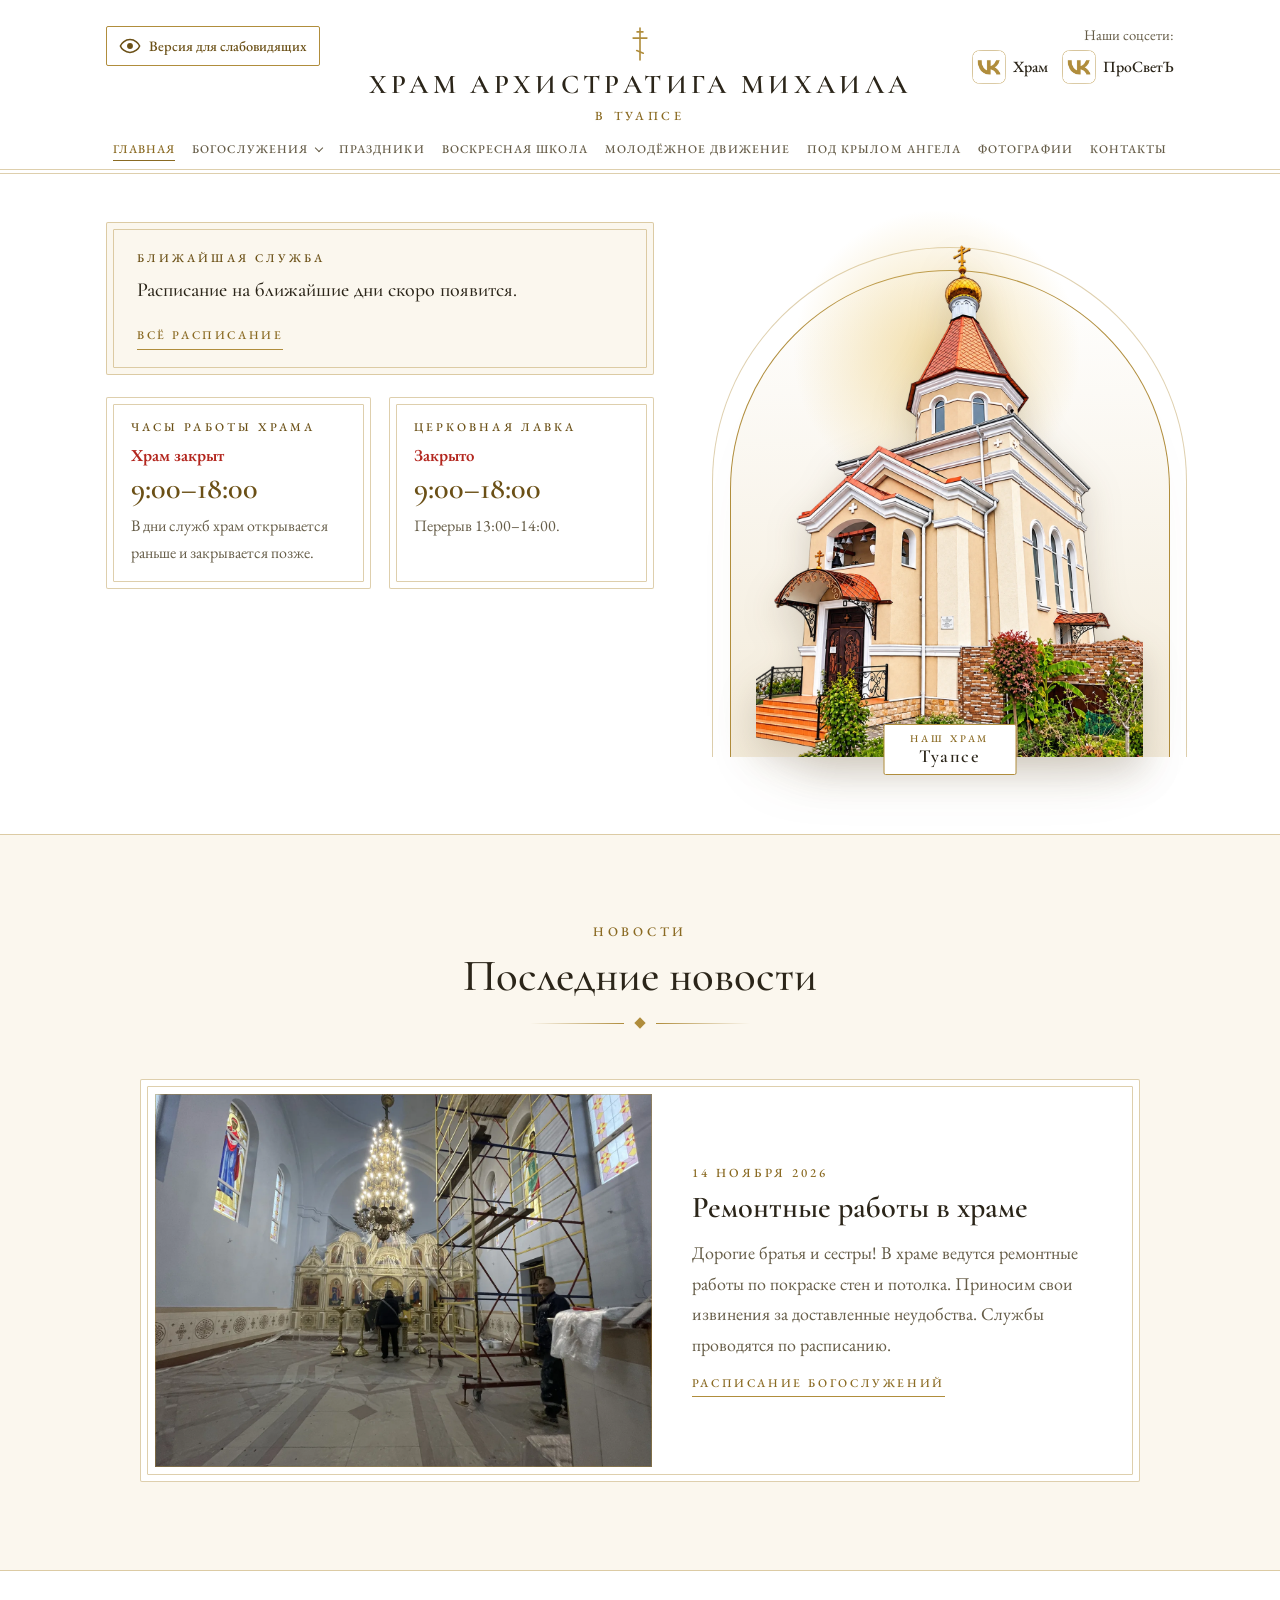
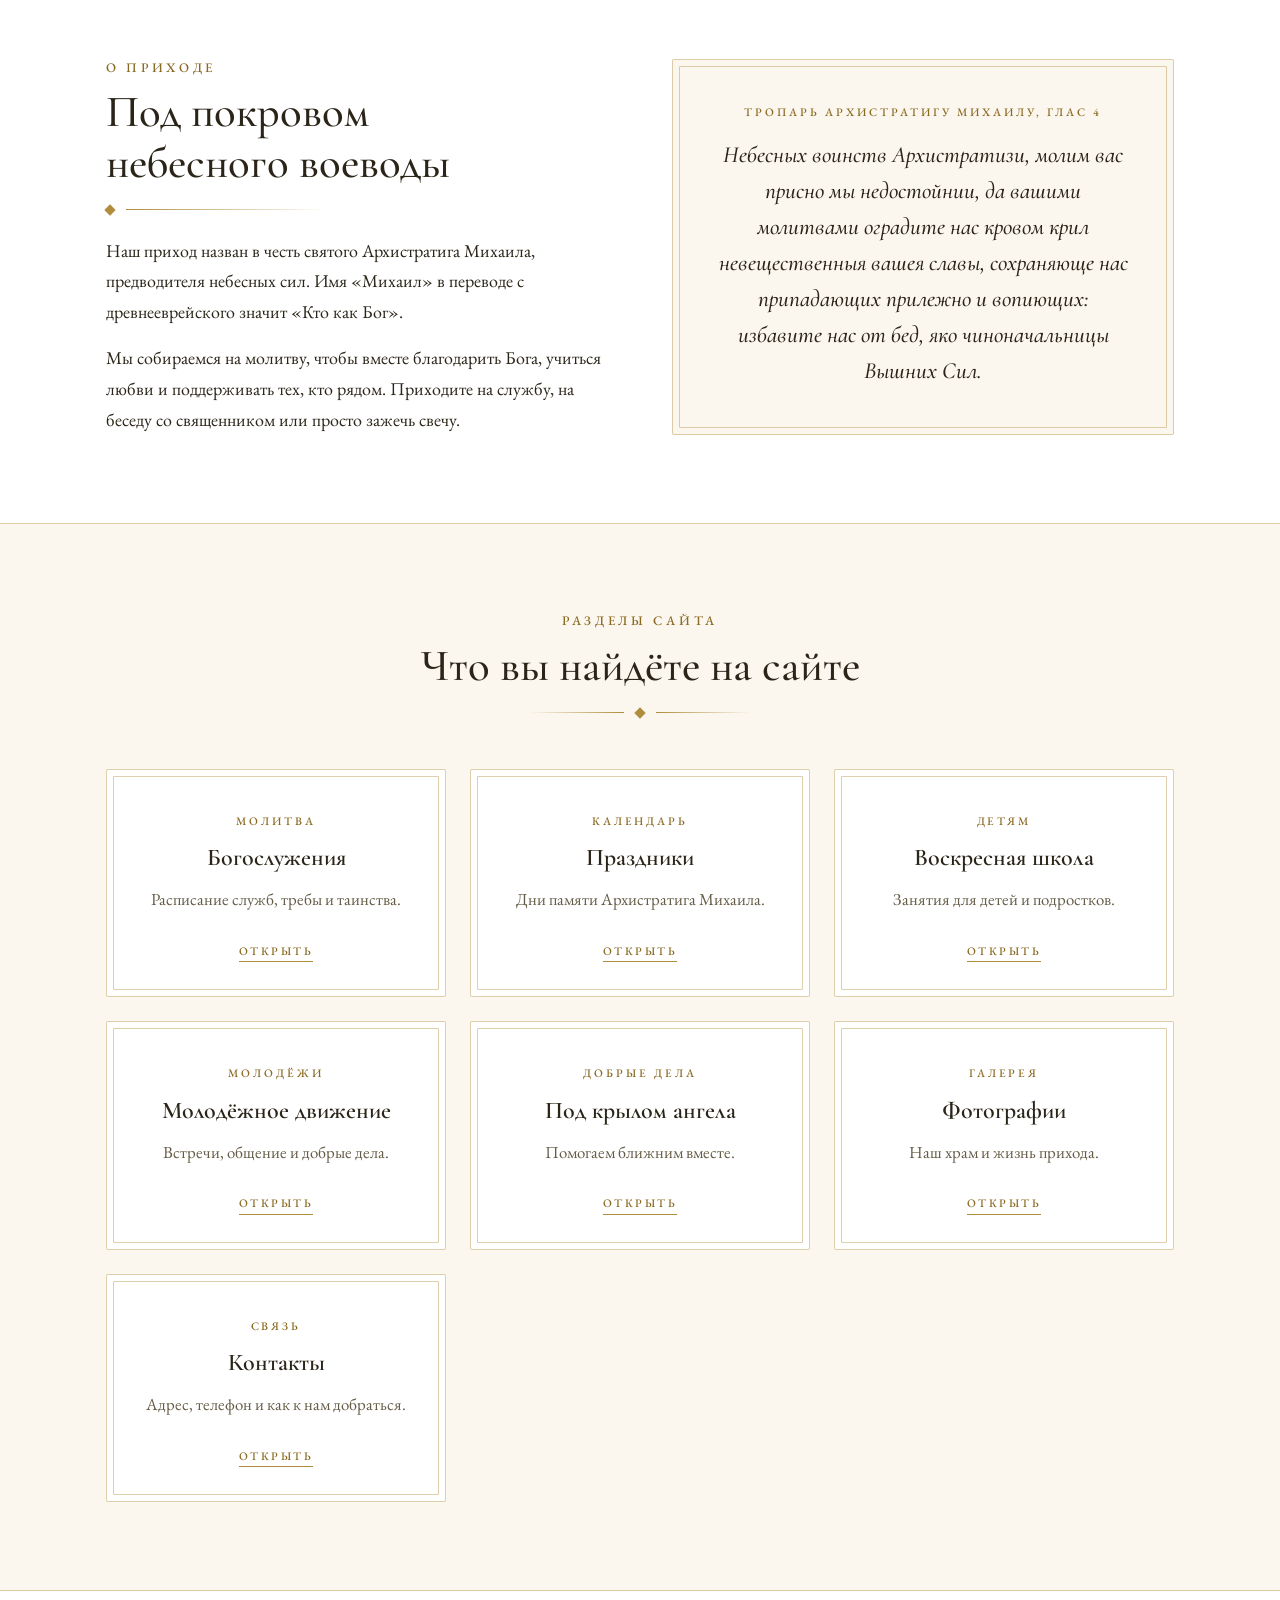
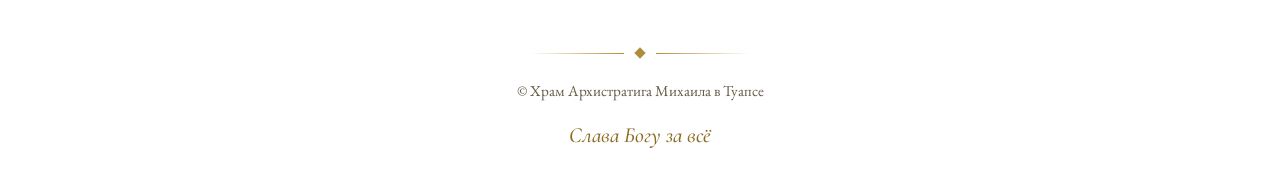
<file: index.html>
<!doctype html>
<html lang="ru">
<head>
<meta charset="utf-8">
<meta name="viewport" content="width=device-width, initial-scale=1, viewport-fit=cover">
<title>Храм Архистратига Михаила в Туапсе</title>
<meta name="description" content="Православный храм Архистратига Михаила в Туапсе: богослужения, праздники, воскресная школа, контакты.">
<meta name="theme-color" content="#FFFFFF">
<meta name="color-scheme" content="light only">
<link rel="icon" href="data:image/svg+xml,%3Csvg xmlns='http://www.w3.org/2000/svg' viewBox='0 0 120 220'%3E%3Cg fill='none' stroke='%23B08D3C' stroke-width='12' stroke-linecap='round'%3E%3Cpath d='M60 12V208'/%3E%3Cpath d='M42 36H78'/%3E%3Cpath d='M18 74H102'/%3E%3Cpath d='M40 150L80 166'/%3E%3C/g%3E%3C/svg%3E">
<link rel="manifest" href="manifest.webmanifest">
<link rel="apple-touch-icon" href="icons/apple-touch-icon.png">
<meta name="apple-mobile-web-app-capable" content="yes">
<meta name="mobile-web-app-capable" content="yes">
<meta name="apple-mobile-web-app-status-bar-style" content="default">
<meta name="apple-mobile-web-app-title" content="Храм в Туапсе">
<link rel="preconnect" href="https://fonts.googleapis.com">
<link rel="preconnect" href="https://fonts.gstatic.com" crossorigin>
<link rel="stylesheet" href="https://fonts.googleapis.com/css2?family=Cormorant+Garamond:ital,wght@0,500;0,600;1,500&family=EB+Garamond:ital,wght@0,400;0,500;1,400&display=swap">
<link rel="stylesheet" href="css/style.css">
<script>document.documentElement.classList.add('js')</script>
</head>
<body data-page="index">

<header class="wrap">
  <div class="top">
    <div class="topbar">
    <button class="lv-btn" type="button" aria-pressed="false" aria-label="Версия для слабовидящих"><svg viewBox="0 0 24 24" aria-hidden="true"><path d="M12 5C6.5 5 2.6 9 1.5 12c1.1 3 5 7 10.5 7s9.400-4 10.500-7C21.400 9 17.500 5 12 5z" fill="none" stroke="currentColor" stroke-width="1.700" stroke-linejoin="round"/><circle cx="12" cy="12" r="3.200" fill="currentColor"/></svg><span class="lv-btn-t">Версия для слабовидящих</span></button>
    <div class="social">
      <span class="social-lbl">Наши соцсети:</span>
      <div class="social-list">
        <a class="soc" href="https://vk.ru/hramtuapse" target="_blank" rel="noopener" aria-label="Страница храма ВКонтакте" title="Страница храма ВКонтакте"><img class="soc-ic" src="img/vk.png" width="34" height="34" alt="" aria-hidden="true"><span class="soc-t">Храм</span></a>
        <a class="soc" href="https://vk.ru/prav_molod_tuapse" target="_blank" rel="noopener" aria-label="Православная молодёжь «ПроСветЪ» ВКонтакте" title="Православная молодёжь «ПроСветЪ» ВКонтакте"><img class="soc-ic" src="img/vk.png" width="34" height="34" alt="" aria-hidden="true"><span class="soc-t">ПроСветЪ</span></a>
      </div>
    </div>
    </div>
    <a class="brand" href="index.html" aria-label="Храм Архистратига Михаила в Туапсе, на главную">
      <svg viewBox="0 0 120 220" aria-hidden="true"><g fill="none" stroke="#B08D3C" stroke-width="10" stroke-linecap="round"><path d="M60 12V208"/><path d="M42 36H78"/><path d="M18 74H102"/><path d="M40 150L80 166"/></g></svg>
      <b>Храм Архистратига Михаила</b>
      <small>в Туапсе</small>
    </a>
    <button class="nav-toggle" type="button" aria-expanded="false" aria-controls="site-nav">
      <span class="bars" aria-hidden="true"></span><span class="lbl">Меню</span>
    </button>
    <nav class="nav" id="site-nav" aria-label="Разделы сайта">
      <a href="index.html" aria-current="page">Главная</a>
      <div class="has-sub"><a href="services.html" aria-haspopup="true">Богослужения</a><ul class="sub"><li><a href="services.html">Расписание</a></li><li><a href="treby.html">Требы и таинства</a></li></ul></div>
      <a href="feasts.html">Праздники</a>
      <a href="school.html">Воскресная школа</a>
      <a href="youth.html">Молодёжное движение</a>
      <a href="angel.html">Под крылом ангела</a>
      <a href="photos.html">Фотографии</a>
      <a href="contacts.html">Контакты</a>
      <div class="nav-app">
        <div class="nav-soc">
          <a class="soc" href="https://vk.ru/hramtuapse" target="_blank" rel="noopener" aria-label="Страница храма ВКонтакте"><img class="soc-ic" src="img/vk.png" width="34" height="34" alt="" aria-hidden="true"><span class="soc-t">Храм</span></a>
          <a class="soc" href="https://vk.ru/prav_molod_tuapse" target="_blank" rel="noopener" aria-label="Православная молодёжь «ПроСветЪ» ВКонтакте"><img class="soc-ic" src="img/vk.png" width="34" height="34" alt="" aria-hidden="true"><span class="soc-t">ПроСветЪ</span></a>
        </div>
        <button class="nav-install" type="button" hidden>Установить приложение</button>
        <p class="install-hint" hidden></p>
      </div>
    </nav>
  </div>
</header>

<main>
  <section class="wrap hero">
    <div class="info">
      <h1 class="sr-only">Храм Архистратига Михаила в Туапсе</h1>
      <section class="frame next-svc" id="next-service" aria-live="polite">
        <span class="lbl">Ближайшая служба</span>
        <div class="next-body"><span class="next-name">Расписание на ближайшие дни скоро появится.</span></div>
        <a class="more-link" href="services.html">Всё расписание</a>
      </section>
      <div class="hours-grid">
        <article class="frame hours">
          <span class="lbl">Часы работы храма</span>
          <span class="status" id="st-hram" aria-live="polite"></span>
          <b>9:00–18:00</b>
          <p>В дни служб храм открывается раньше и закрывается позже.</p>
        </article>
        <article class="frame hours">
          <span class="lbl">Церковная лавка</span>
          <span class="status" id="st-shop" aria-live="polite"></span>
          <b>9:00–18:00</b>
          <p>Перерыв 13:00–14:00.</p>
        </article>
      </div>
    </div>

    <div class="arch">
      <div class="arch-ring" aria-hidden="true"></div>
      <div class="arch-frame" aria-hidden="true"></div>
      <div class="arch-sun" aria-hidden="true"></div>
      <img class="arch-img" src="img/church.webp?v=184" width="1086" height="1448" fetchpriority="high" decoding="async"
           alt="Храм Архангела Михаила в Туапсе: золотой купол, колокольня и крыльцо со ступенями">
      <div class="arch-cap"><small>Наш храм</small><b>Туапсе</b></div>
    </div>
  </section>

  <section class="sec band" id="news">
    <div class="wrap">
      <div class="sec-head">
        <p class="eyebrow">Новости</p>
        <h2>Последние новости</h2>
        <div class="orn" aria-hidden="true"><i></i></div>
      </div>
      <div class="news-list">
                <!-- НОВОСТИ. Чтобы добавить новость, скопируйте блок <article> целиком и вставьте выше или ниже.
             Самая свежая новость идёт первой. Фото кладите в папку img и укажите его имя в двух местах. -->
        <article class="frame news-item">
          <figure class="news-photo">
            <a class="photo-link" href="img/news-remont.webp">
              <img src="img/news-remont.webp" width="1400" height="1050" loading="lazy" decoding="async"
                   alt="Внутри храма во время ремонта: строительные леса у стены, люстра и иконостас">
            </a>
          </figure>
          <div class="news-body">
            <p class="news-date">14 ноября 2026</p>
            <h3>Ремонтные работы в храме</h3>
            <p>Дорогие братья и сестры! В храме ведутся ремонтные работы по покраске стен и потолка. Приносим свои извинения за доставленные неудобства. Службы проводятся по расписанию.</p>
            <a class="more-link" href="services.html">Расписание богослужений</a>
          </div>
        </article>
      </div>
    </div>
  </section>

  <section class="sec" id="about">
    <div class="wrap about">
      <div>
        <div class="sec-head">
          <p class="eyebrow">О приходе</p>
          <h2>Под покровом небесного воеводы</h2>
          <div class="orn left" aria-hidden="true"><i></i></div>
        </div>
        <p>Наш приход назван в честь святого Архистратига Михаила, предводителя небесных сил. Имя «Михаил» в переводе с древнееврейского значит «Кто как Бог».</p>
        <p>Мы собираемся на молитву, чтобы вместе благодарить Бога, учиться любви и поддерживать тех, кто рядом. Приходите на службу, на беседу со священником или просто зажечь свечу.</p>
      </div>
      <figure class="frame tropar">
        <p class="lbl">Тропарь Архистратигу Михаилу, глас 4</p>
        <blockquote>Небесных воинств Архистратизи, молим вас присно мы недостойнии, да вашими молитвами оградите нас кровом крил невещественныя вашея славы, сохраняюще нас припадающих прилежно и вопиющих: избавите нас от бед, яко чиноначальницы Вышних Сил.</blockquote>
      </figure>
    </div>
  </section>

  <section class="sec band">
    <div class="wrap">
      <div class="sec-head">
        <p class="eyebrow">Разделы сайта</p>
        <h2>Что вы найдёте на сайте</h2>
        <div class="orn" aria-hidden="true"><i></i></div>
      </div>
      <div class="grid grid-3">
        <a class="frame card tile" href="services.html">
          <span class="kicker">Молитва</span>
          <h3>Богослужения</h3>
          <p>Расписание служб, требы и таинства.</p>
          <span class="more">Открыть</span>
        </a>
        <a class="frame card tile" href="feasts.html">
          <span class="kicker">Календарь</span>
          <h3>Праздники</h3>
          <p>Дни памяти Архистратига Михаила.</p>
          <span class="more">Открыть</span>
        </a>
        <a class="frame card tile" href="school.html">
          <span class="kicker">Детям</span>
          <h3>Воскресная школа</h3>
          <p>Занятия для детей и подростков.</p>
          <span class="more">Открыть</span>
        </a>
        <a class="frame card tile" href="youth.html">
          <span class="kicker">Молодёжи</span>
          <h3>Молодёжное движение</h3>
          <p>Встречи, общение и добрые дела.</p>
          <span class="more">Открыть</span>
        </a>
        <a class="frame card tile" href="angel.html">
          <span class="kicker">Добрые дела</span>
          <h3>Под крылом ангела</h3>
          <p>Помогаем ближним вместе.</p>
          <span class="more">Открыть</span>
        </a>
        <a class="frame card tile" href="photos.html">
          <span class="kicker">Галерея</span>
          <h3>Фотографии</h3>
          <p>Наш храм и жизнь прихода.</p>
          <span class="more">Открыть</span>
        </a>
        <a class="frame card tile" href="contacts.html">
          <span class="kicker">Связь</span>
          <h3>Контакты</h3>
          <p>Адрес, телефон и как к нам добраться.</p>
          <span class="more">Открыть</span>
        </a>
      </div>
    </div>
  </section>
  <script type="application/json" id="sched-data">{"days":[{"iso":"2026-11-15","d":"15 ноября","w":"Воскресенье","red":true,"rows":[{"s":[["Исповедь","b"]],"t":"8:00","note":"n24"},{"s":[["Божественная Литургия","r"]],"note":"n24"},{"s":[["Акафист Архистратигу Михаилу с молебным пением Господу о воинах, идущих на брань",""]],"t":"16:00"},{"s":[["Воскресная школа для взрослых",""]],"t":"17:00"}]},{"iso":"2026-11-16","d":"16 ноября","w":"Понедельник","red":false,"rows":[{"s":[["Служба отменена в связи с ремонтными работами",""]]}]},{"iso":"2026-11-20","d":"20 ноября","w":"Пятница","red":false,"rows":[{"s":[["Водосвятный молебен с акафистным пением Божией Матери",""]],"t":"8:00"},{"s":[["Вечернее Богослужение",""],["Исповедь","b"]],"t":"17:00","note":"nB"}]},{"iso":"2026-11-21","d":"21 ноября","w":"Суббота","red":true,"rows":[{"s":[["Божественная Литургия","r"]],"t":"8:00","tr":1,"note":"nB"},{"s":[["Вечернее Богослужение",""],["Исповедь","b"]],"t":"17:00","note":"nC"}]},{"iso":"2026-11-22","d":"22 ноября","w":"Воскресенье","red":true,"rows":[{"s":[["Исповедь","b"]],"t":"8:00","note":"nC"},{"s":[["Божественная Литургия","r"]],"note":"nC"},{"s":[["Акафист Архистратигу Михаилу с молебным пением Господу о воинах, идущих на брань",""]],"t":"16:00"},{"s":[["Воскресная школа для взрослых",""]],"t":"17:00"}]},{"iso":"2026-11-23","d":"23 ноября","w":"Понедельник","red":false,"rows":[{"s":[["Молебен с акафистом о страждущих недугом винопития",""]],"t":"8:00"}]},{"iso":"2026-11-25","d":"25 ноября","w":"Среда","red":false,"rows":[{"s":[["Вечернее Богослужение",""],["Исповедь","b"]],"t":"17:00","note":"nD"}]},{"iso":"2026-11-26","d":"26 ноября","w":"Четверг","red":false,"rows":[{"s":[["Божественная Литургия",""]],"t":"8:00","note":"nD"}]},{"iso":"2026-11-27","d":"27 ноября","w":"Пятница","red":false,"rows":[{"s":[["Водосвятный молебен с акафистным пением Божией Матери",""]],"t":"8:00"},{"s":[["Вечернее Богослужение",""],["Исповедь","b"]],"t":"17:00","note":"nE"}]},{"iso":"2026-11-28","d":"28 ноября","w":"Суббота","red":false,"rows":[{"s":[["Божественная Литургия",""],["Панихида","b"]],"t":"8:00","note":"nE"},{"s":[["Вечернее Богослужение",""],["Исповедь","b"]],"t":"17:00","note":"nF"}]},{"iso":"2026-11-29","d":"29 ноября","w":"Воскресенье","red":true,"rows":[{"s":[["Исповедь","b"]],"t":"8:00","note":"nF"},{"s":[["Божественная Литургия","r"]],"note":"nF"},{"s":[["Акафист Архистратигу Михаилу с молебным пением Господу о воинах, идущих на брань",""]],"t":"16:00"},{"s":[["Воскресная школа для взрослых",""]],"t":"17:00"}]},{"iso":"2026-11-30","d":"30 ноября","w":"Понедельник","red":false,"rows":[{"s":[["Молебен с акафистом о страждущих недугом винопития",""]],"t":"8:00"}]}],"notes":{"n24":{"text":"Неделя 24-я по Пятидесятнице. Глас 7-й. Мчч. Акинди́на, Пига́сия, Аффо́ния, Елпидифо́ра и Анемподи́ста","red":true},"nB":{"text":"Собор Архистрати́га Миха́ила и прочих Небесных Сил бесплотных. Архангелов Гаври́ила, Рафа́ила, Ури́ила, Селафи́ила, Иегуди́ила, Варахи́ила и Иереми́ила","red":true},"nC":{"text":"Неделя 25-я по Пятидесятнице. Глас 8-й. Иконы Божией Матери, именуемой «Скоропослу́шница»","red":true},"nD":{"text":"Свт. Иоанна Златоуста, архиепископа Константинопольского","red":false},"nE":{"text":"Мучеников и исповедников Гу́рия, Само́на и Ави́ва. Начало Рождественского поста","red":false},"nF":{"text":"Неделя 26-я по Пятидесятнице. Глас 1-й. Апостола и евангелиста Матфе́я","red":true}}}</script>
</main>

<footer class="wrap">
  <div class="orn" aria-hidden="true"><i></i></div>
  <span>© Храм Архистратига Михаила в Туапсе</span>
  <em>Слава Богу за всё</em>
</footer>

<script src="js/cms.js" defer></script>
</body>
</html>
</file>
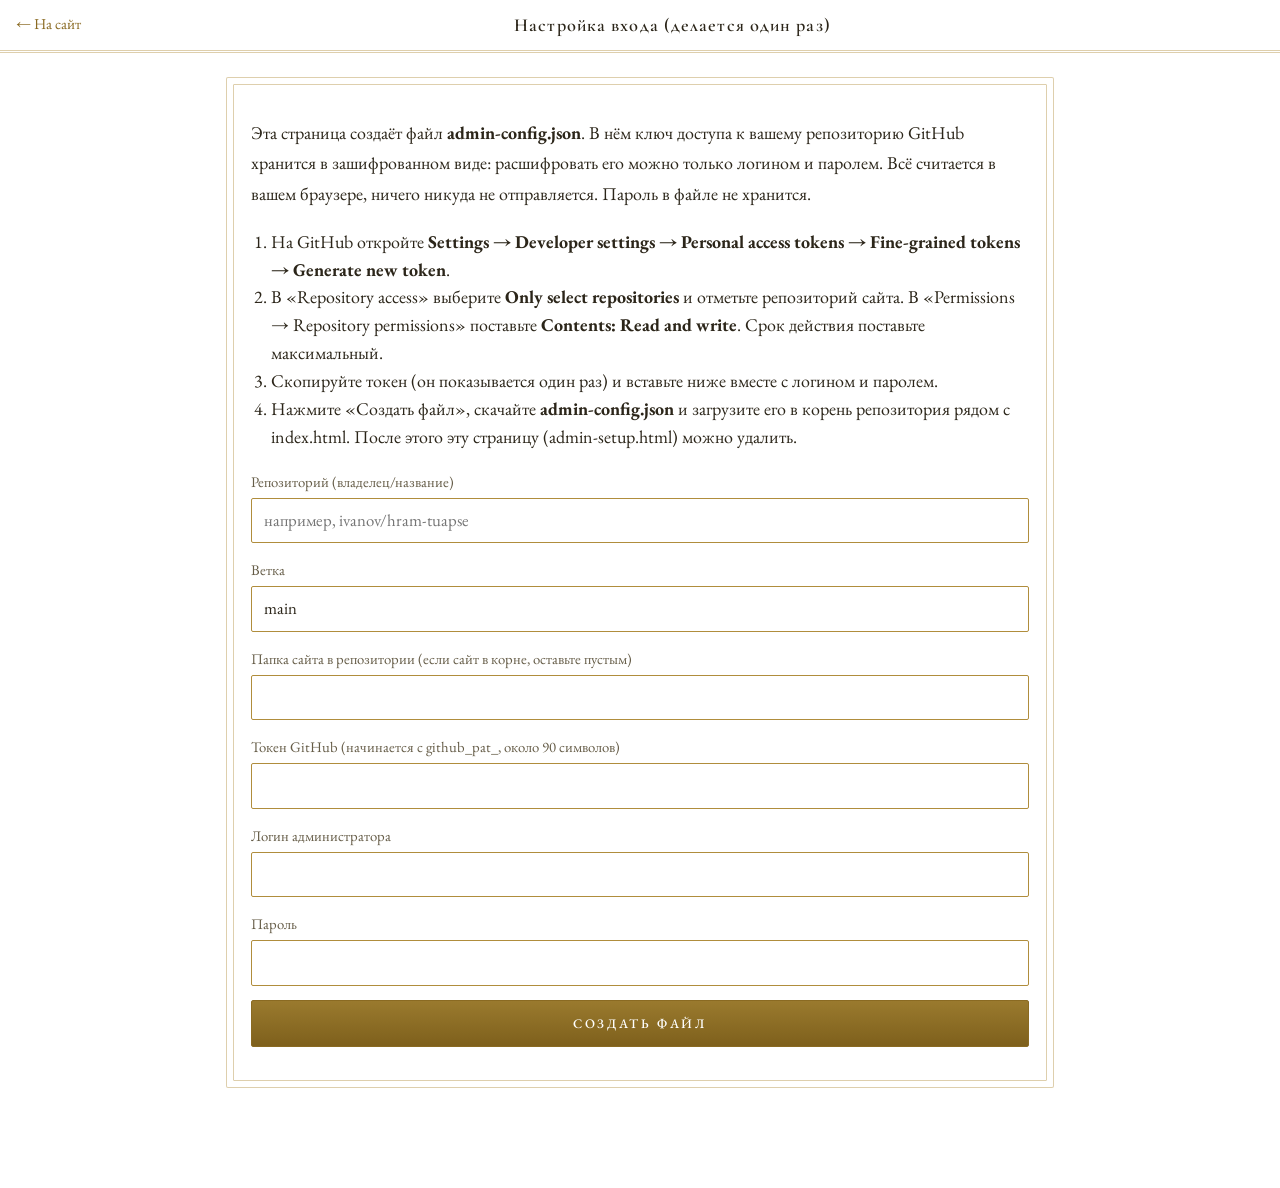
<file: admin-setup.html>
<!doctype html>
<html lang="ru">
<head>
<meta charset="utf-8">
<meta name="viewport" content="width=device-width, initial-scale=1">
<meta name="robots" content="noindex, nofollow">
<meta name="color-scheme" content="light only">
<title>Настройка входа администратора</title>
<link rel="stylesheet" href="https://fonts.googleapis.com/css2?family=Cormorant+Garamond:ital,wght@0,500;0,600;1,500&family=EB+Garamond:ital,wght@0,400;0,500;1,400&display=swap">
<link rel="stylesheet" href="css/style.css">
<link rel="stylesheet" href="css/admin.css">
</head>
<body class="admin">
<header class="adm-top"><a class="adm-site" href="index.html">← На сайт</a><b>Настройка входа (делается один раз)</b><span></span></header>
<main class="adm-wrap">
<div class="frame adm-card">
  <p>Эта страница создаёт файл <b>admin-config.json</b>. В нём ключ доступа к вашему репозиторию GitHub хранится в зашифрованном виде: расшифровать его можно только логином и паролем. Всё считается в вашем браузере, ничего никуда не отправляется. Пароль в файле не хранится.</p>
  <ol class="adm-steps">
    <li>На GitHub откройте <b>Settings → Developer settings → Personal access tokens → Fine-grained tokens → Generate new token</b>.</li>
    <li>В «Repository access» выберите <b>Only select repositories</b> и отметьте репозиторий сайта. В «Permissions → Repository permissions» поставьте <b>Contents: Read and write</b>. Срок действия поставьте максимальный.</li>
    <li>Скопируйте токен (он показывается один раз) и вставьте ниже вместе с логином и паролем.</li>
    <li>Нажмите «Создать файл», скачайте <b>admin-config.json</b> и загрузите его в корень репозитория рядом с index.html. После этого эту страницу (admin-setup.html) можно удалить.</li>
  </ol>
  <form id="f" class="adm-form" autocomplete="off">
    <label>Репозиторий (владелец/название)<input name="repo" placeholder="например, ivanov/hram-tuapse" required></label>
    <label>Ветка<input name="branch" value="main" required></label>
    <label>Папка сайта в репозитории (если сайт в корне, оставьте пустым)<input name="base" placeholder=""></label>
    <label>Токен GitHub (начинается с github_pat_, около 90 символов)<input name="token" type="text" autocomplete="off" autocapitalize="off" autocorrect="off" spellcheck="false" required></label>
    <label>Логин администратора<input name="login" autocomplete="off" required></label>
    <label>Пароль<input name="pass" type="password" autocomplete="new-password" required></label>
    <button class="btn btn-fill" type="submit">Создать файл</button>
  </form>
  <p id="msg" class="adm-note"></p>
  <textarea id="out" rows="8" readonly hidden></textarea>
  <p><button class="btn btn-line" id="dl" type="button" hidden>Скачать admin-config.json</button></p>
</div>
</main>
<script>
(function () {
  var ITER = 600000;
  function b64(u) { var s = ''; for (var i = 0; i < u.length; i += 0x8000) s += String.fromCharCode.apply(null, u.subarray(i, i + 0x8000)); return btoa(s); }
  document.getElementById('f').addEventListener('submit', async function (e) {
    e.preventDefault();
    var f = e.target, msg = document.getElementById('msg');
    var repo = f.repo.value.trim(), tok = f.token.value.trim();
    if (!/^[\w.-]+\/[\w.-]+$/.test(repo)) { msg.textContent = 'Репозиторий нужно записать так: владелец/название.'; return; }
    if (f.pass.value.length < 8) { msg.textContent = 'Пароль должен быть не короче 8 символов.'; return; }
    if (!/^(github_pat_|ghp_)[\w]+$/.test(tok) || tok.length < 40) { msg.textContent = 'Это не похоже на токен GitHub. Он начинается с github_pat_ и состоит примерно из 90 символов. Скорее всего, браузер подставил в поле другое значение: удалите его и вставьте токен заново.'; return; }
    msg.textContent = 'Проверяю токен на GitHub…';
    try {
      var branch = f.branch.value.trim() || 'main';
      var hd = { Authorization: 'Bearer ' + tok, Accept: 'application/vnd.github+json', 'X-GitHub-Api-Version': '2022-11-28' };
      var rr = await fetch('https://api.github.com/repos/' + repo, { headers: hd, cache: 'no-store' });
      if (rr.status === 401) { msg.textContent = 'GitHub не принял этот токен (401). Токен скопирован неполностью или уже заменён. Нажмите Regenerate token на GitHub и вставьте новый.'; return; }
      if (rr.status === 404) { msg.textContent = 'GitHub не нашёл репозиторий «' + repo + '» с этим токеном. Проверьте написание и что репозиторий выбран в «Repository access» у токена.'; return; }
      if (!rr.ok) { msg.textContent = 'Не удалось проверить токен (ошибка ' + rr.status + ').'; return; }
      var rj = await rr.json();
      if (rj.permissions && rj.permissions.push === false) { msg.textContent = 'У токена нет права записи. Нужно Contents: Read and write.'; return; }
      var br = await fetch('https://api.github.com/repos/' + repo + '/branches/' + branch.split('/').map(encodeURIComponent).join('/'), { headers: hd, cache: 'no-store' });
      if (br.status === 404) { msg.textContent = 'В репозитории нет ветки «' + branch + '». Основная ветка называется «' + rj.default_branch + '».'; return; }
      if (!br.ok) { msg.textContent = 'Не удалось проверить ветку (ошибка ' + br.status + ').'; return; }
      msg.textContent = 'Токен принят GitHub. Шифрую…';
      var enc = new TextEncoder(), salt = crypto.getRandomValues(new Uint8Array(16)), iv = crypto.getRandomValues(new Uint8Array(12));
      var km = await crypto.subtle.importKey('raw', enc.encode(f.login.value + '\n' + f.pass.value), 'PBKDF2', false, ['deriveKey']);
      var key = await crypto.subtle.deriveKey({ name: 'PBKDF2', salt: salt, iterations: ITER, hash: 'SHA-256' }, km, { name: 'AES-GCM', length: 256 }, false, ['encrypt']);
      var plain = enc.encode(JSON.stringify({ login: f.login.value, token: tok }));
      var ct = new Uint8Array(await crypto.subtle.encrypt({ name: 'AES-GCM', iv: iv }, key, plain));
      var cfg = { v: 1, created: new Date().toISOString(), repo: repo, branch: f.branch.value.trim() || 'main', base: f.base.value.trim().replace(/^\/+|\/+$/g, ''), iter: ITER, salt: b64(salt), iv: b64(iv), ct: b64(ct) };
      var text = JSON.stringify(cfg, null, 2);
      var out = document.getElementById('out'); out.value = text; out.hidden = false;
      var dl = document.getElementById('dl'); dl.hidden = false;
      dl.onclick = function () {
        var a = document.createElement('a'); a.href = URL.createObjectURL(new Blob([text], { type: 'application/json' })); a.download = 'admin-config.json'; a.click();
      };
      msg.textContent = 'Готово. Скачайте файл и загрузите его в корень репозитория.';
    } catch (err) { msg.textContent = 'Не получилось: ' + err.message; }
  });
})();
</script>
</body>
</html>
</file>
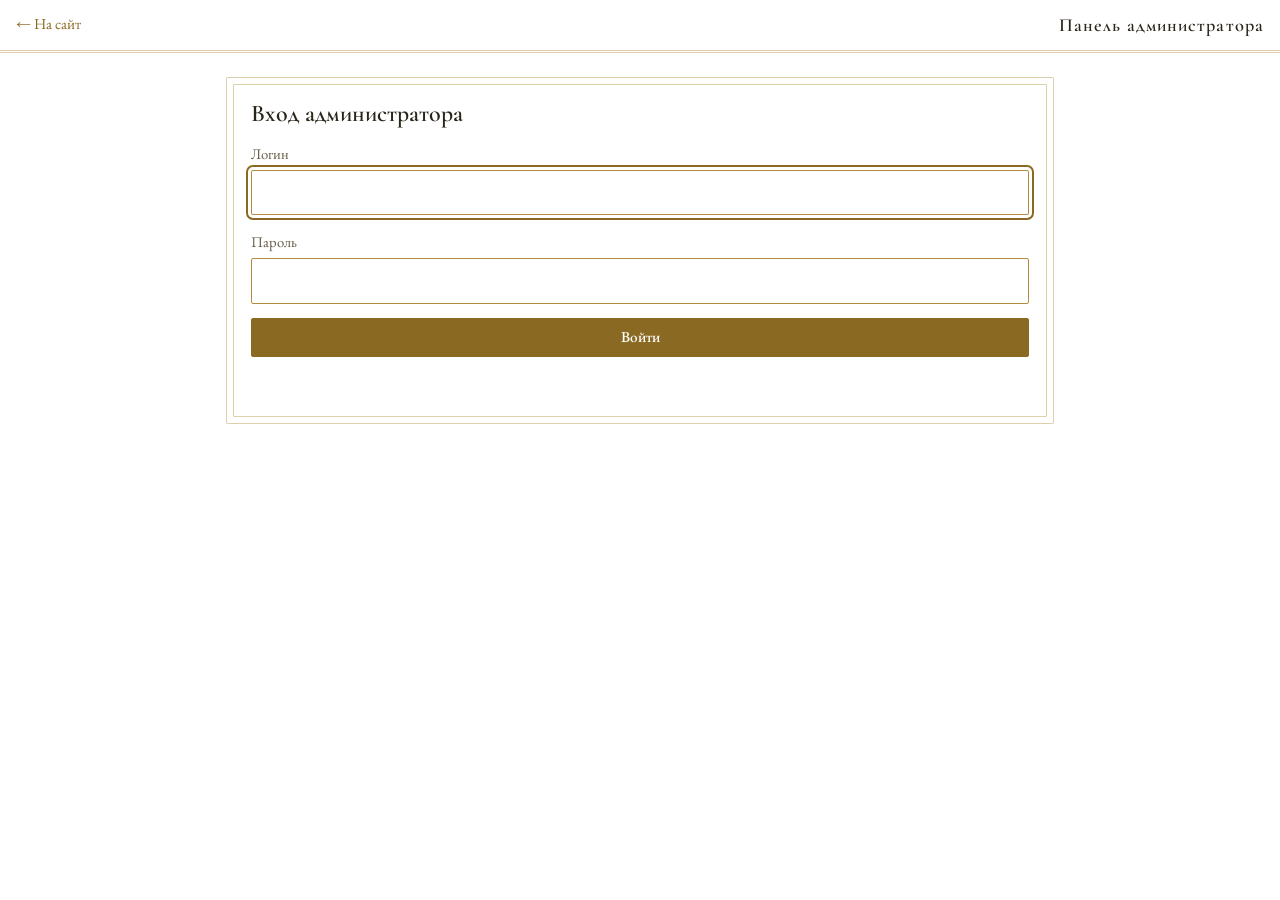
<file: admin.html>
<!doctype html>
<html lang="ru">
<head>
<meta charset="utf-8">
<meta name="viewport" content="width=device-width, initial-scale=1, viewport-fit=cover">
<meta name="robots" content="noindex, nofollow">
<meta name="color-scheme" content="light only">
<title>Вход администратора · Храм Архистратига Михаила</title>
<link rel="icon" href="icons/icon-192.png">
<link rel="stylesheet" href="https://fonts.googleapis.com/css2?family=Cormorant+Garamond:ital,wght@0,500;0,600;1,500&family=EB+Garamond:ital,wght@0,400;0,500;1,400&display=swap">
<link rel="stylesheet" href="css/style.css">
<link rel="stylesheet" href="css/admin.css">
</head>
<body class="admin">
<header class="adm-top">
  <a class="adm-site" href="index.html">← На сайт</a>
  <b>Панель администратора</b>
  <button type="button" id="logout" hidden>Выйти</button>
</header>
<main class="adm-wrap">
  <div id="app"><p class="adm-note">Загрузка…</p></div>
</main>
<script src="js/admin.js"></script>
</body>
</html>
</file>
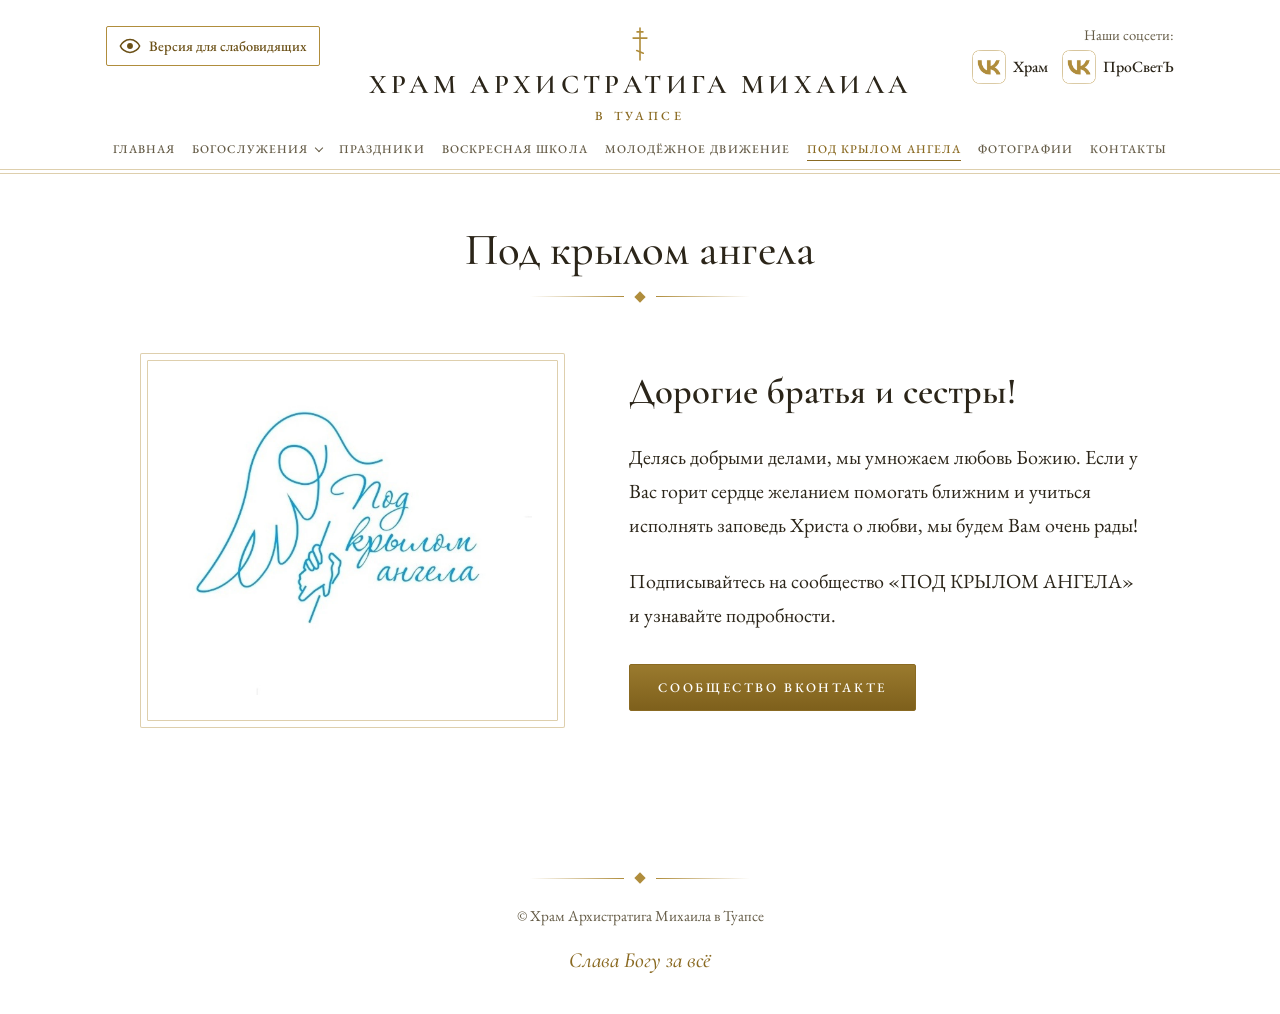
<file: angel.html>
<!doctype html>
<html lang="ru">
<head>
<meta charset="utf-8">
<meta name="viewport" content="width=device-width, initial-scale=1, viewport-fit=cover">
<title>Под крылом ангела · Храм Архистратига Михаила</title>
<meta name="description" content="Сообщество «Под крылом ангела» при храме Архистратига Михаила, Туапсе: добрые дела и помощь ближним.">
<meta name="theme-color" content="#FFFFFF">
<meta name="color-scheme" content="light only">
<link rel="icon" href="data:image/svg+xml,%3Csvg xmlns='http://www.w3.org/2000/svg' viewBox='0 0 120 220'%3E%3Cg fill='none' stroke='%23B08D3C' stroke-width='12' stroke-linecap='round'%3E%3Cpath d='M60 12V208'/%3E%3Cpath d='M42 36H78'/%3E%3Cpath d='M18 74H102'/%3E%3Cpath d='M40 150L80 166'/%3E%3C/g%3E%3C/svg%3E">
<link rel="manifest" href="manifest.webmanifest">
<link rel="apple-touch-icon" href="icons/apple-touch-icon.png">
<meta name="apple-mobile-web-app-capable" content="yes">
<meta name="mobile-web-app-capable" content="yes">
<meta name="apple-mobile-web-app-status-bar-style" content="default">
<meta name="apple-mobile-web-app-title" content="Храм в Туапсе">
<link rel="preconnect" href="https://fonts.googleapis.com">
<link rel="preconnect" href="https://fonts.gstatic.com" crossorigin>
<link rel="stylesheet" href="https://fonts.googleapis.com/css2?family=Cormorant+Garamond:ital,wght@0,500;0,600;1,500&family=EB+Garamond:ital,wght@0,400;0,500;1,400&display=swap">
<link rel="stylesheet" href="css/style.css">
<script>document.documentElement.classList.add('js')</script>
</head>
<body data-page="angel">

<header class="wrap">
  <div class="top">
    <div class="topbar">
    <button class="lv-btn" type="button" aria-pressed="false" aria-label="Версия для слабовидящих"><svg viewBox="0 0 24 24" aria-hidden="true"><path d="M12 5C6.5 5 2.6 9 1.5 12c1.1 3 5 7 10.5 7s9.400-4 10.500-7C21.400 9 17.500 5 12 5z" fill="none" stroke="currentColor" stroke-width="1.700" stroke-linejoin="round"/><circle cx="12" cy="12" r="3.200" fill="currentColor"/></svg><span class="lv-btn-t">Версия для слабовидящих</span></button>
    <div class="social">
      <span class="social-lbl">Наши соцсети:</span>
      <div class="social-list">
        <a class="soc" href="https://vk.ru/hramtuapse" target="_blank" rel="noopener" aria-label="Страница храма ВКонтакте" title="Страница храма ВКонтакте"><img class="soc-ic" src="img/vk.png" width="34" height="34" alt="" aria-hidden="true"><span class="soc-t">Храм</span></a>
        <a class="soc" href="https://vk.ru/prav_molod_tuapse" target="_blank" rel="noopener" aria-label="Православная молодёжь «ПроСветЪ» ВКонтакте" title="Православная молодёжь «ПроСветЪ» ВКонтакте"><img class="soc-ic" src="img/vk.png" width="34" height="34" alt="" aria-hidden="true"><span class="soc-t">ПроСветЪ</span></a>
      </div>
    </div>
    </div>
    <a class="brand" href="index.html" aria-label="Храм Архистратига Михаила в Туапсе, на главную">
      <svg viewBox="0 0 120 220" aria-hidden="true"><g fill="none" stroke="#B08D3C" stroke-width="10" stroke-linecap="round"><path d="M60 12V208"/><path d="M42 36H78"/><path d="M18 74H102"/><path d="M40 150L80 166"/></g></svg>
      <b>Храм Архистратига Михаила</b>
      <small>в Туапсе</small>
    </a>
    <button class="nav-toggle" type="button" aria-expanded="false" aria-controls="site-nav">
      <span class="bars" aria-hidden="true"></span><span class="lbl">Меню</span>
    </button>
    <nav class="nav" id="site-nav" aria-label="Разделы сайта">
      <a href="index.html">Главная</a>
      <div class="has-sub"><a href="services.html" aria-haspopup="true">Богослужения</a><ul class="sub"><li><a href="services.html">Расписание</a></li><li><a href="treby.html">Требы и таинства</a></li></ul></div>
      <a href="feasts.html">Праздники</a>
      <a href="school.html">Воскресная школа</a>
      <a href="youth.html">Молодёжное движение</a>
      <a href="angel.html" aria-current="page">Под крылом ангела</a>
      <a href="photos.html">Фотографии</a>
      <a href="contacts.html">Контакты</a>
      <div class="nav-app">
        <div class="nav-soc">
          <a class="soc" href="https://vk.ru/hramtuapse" target="_blank" rel="noopener" aria-label="Страница храма ВКонтакте"><img class="soc-ic" src="img/vk.png" width="34" height="34" alt="" aria-hidden="true"><span class="soc-t">Храм</span></a>
          <a class="soc" href="https://vk.ru/prav_molod_tuapse" target="_blank" rel="noopener" aria-label="Православная молодёжь «ПроСветЪ» ВКонтакте"><img class="soc-ic" src="img/vk.png" width="34" height="34" alt="" aria-hidden="true"><span class="soc-t">ПроСветЪ</span></a>
        </div>
        <button class="nav-install" type="button" hidden>Установить приложение</button>
        <p class="install-hint" hidden></p>
      </div>
    </nav>
  </div>
</header>

<main>
  <section class="sec">
    <div class="wrap">
      <div class="sec-head">
        <h1 class="page-title">Под крылом ангела</h1>
        <div class="orn" aria-hidden="true"><i></i></div>
      </div>
      <div class="angel">
        <figure class="frame angel-logo">
          <img src="img/angel-logo.webp" width="1134" height="976" decoding="async" alt="Логотип сообщества «Под крылом ангела»: крыло ангела и рука, держащая руку">
        </figure>
        <div class="angel-text">
          <p class="angel-hi">Дорогие братья и сестры!</p>
          <p>Делясь добрыми делами, мы умножаем любовь Божию. Если у Вас горит сердце желанием помогать ближним и учиться исполнять заповедь Христа о любви, мы будем Вам очень рады!</p>
          <p>Подписывайтесь на сообщество «ПОД КРЫЛОМ АНГЕЛА» и узнавайте подробности.</p>
          <p class="angel-btn"><a class="btn btn-fill" href="https://vk.com/club223347554" target="_blank" rel="noopener">Сообщество ВКонтакте</a></p>
        </div>
      </div>
    </div>
  </section>
</main>

<footer class="wrap">
  <div class="orn" aria-hidden="true"><i></i></div>
  <span>© Храм Архистратига Михаила в Туапсе</span>
  <em>Слава Богу за всё</em>
</footer>

<script src="js/cms.js" defer></script>
</body>
</html>
</file>
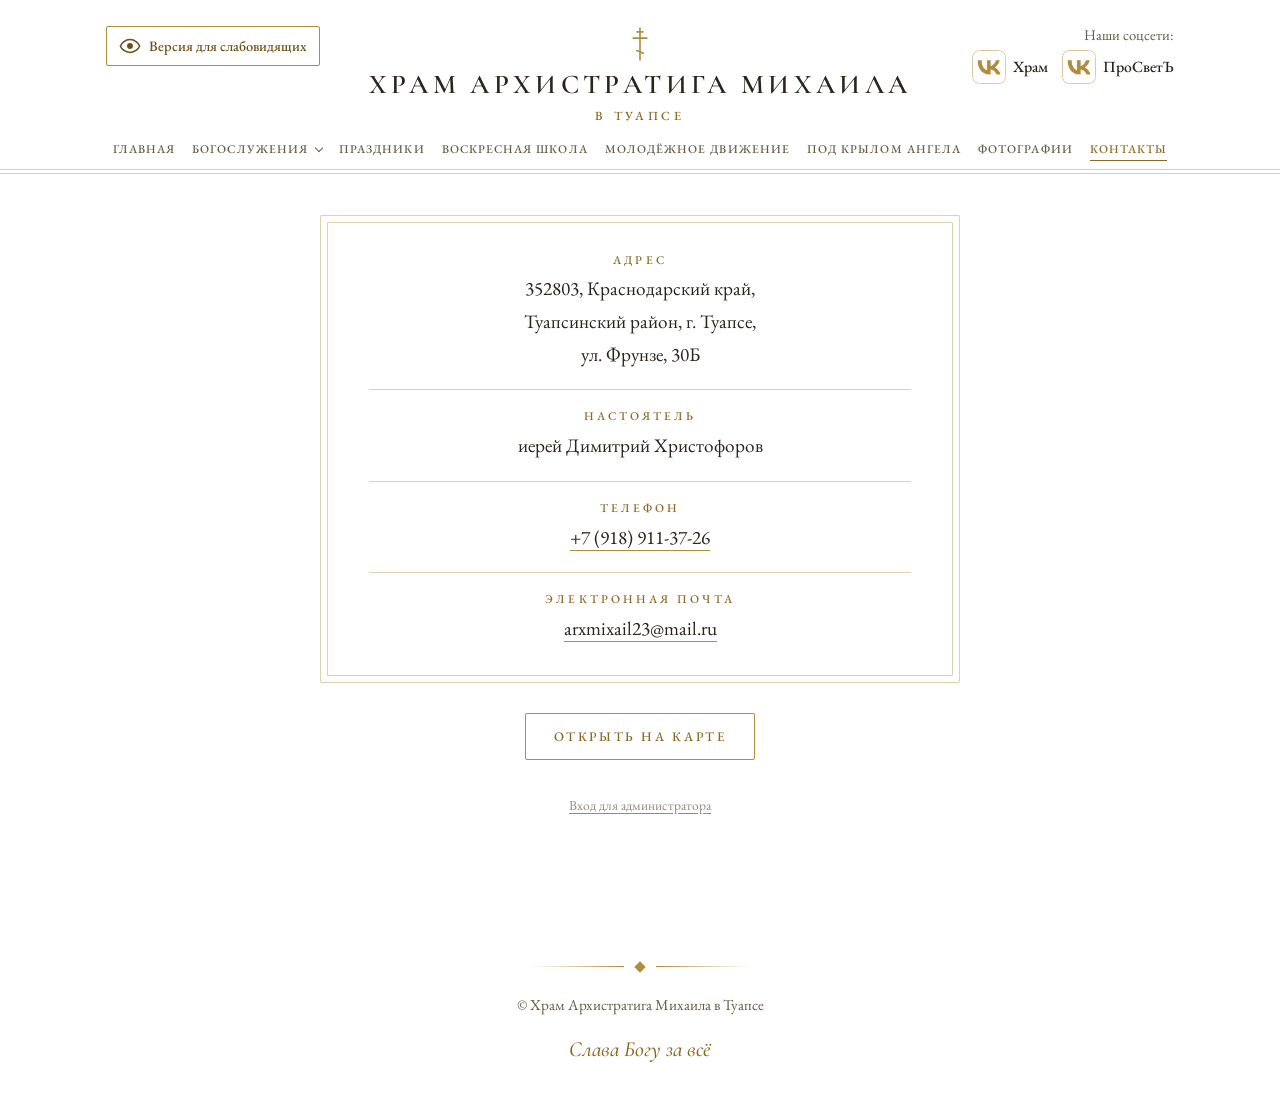
<file: contacts.html>
<!doctype html>
<html lang="ru">
<head>
<meta charset="utf-8">
<meta name="viewport" content="width=device-width, initial-scale=1, viewport-fit=cover">
<title>Контакты · Храм Архистратига Михаила</title>
<meta name="description" content="Адрес, телефон и почта храма Архистратига Михаила, ул. Фрунзе, 30Б, Туапсе.">
<meta name="theme-color" content="#FFFFFF">
<meta name="color-scheme" content="light only">
<link rel="icon" href="data:image/svg+xml,%3Csvg xmlns='http://www.w3.org/2000/svg' viewBox='0 0 120 220'%3E%3Cg fill='none' stroke='%23B08D3C' stroke-width='12' stroke-linecap='round'%3E%3Cpath d='M60 12V208'/%3E%3Cpath d='M42 36H78'/%3E%3Cpath d='M18 74H102'/%3E%3Cpath d='M40 150L80 166'/%3E%3C/g%3E%3C/svg%3E">
<link rel="manifest" href="manifest.webmanifest">
<link rel="apple-touch-icon" href="icons/apple-touch-icon.png">
<meta name="apple-mobile-web-app-capable" content="yes">
<meta name="mobile-web-app-capable" content="yes">
<meta name="apple-mobile-web-app-status-bar-style" content="default">
<meta name="apple-mobile-web-app-title" content="Храм в Туапсе">
<link rel="preconnect" href="https://fonts.googleapis.com">
<link rel="preconnect" href="https://fonts.gstatic.com" crossorigin>
<link rel="stylesheet" href="https://fonts.googleapis.com/css2?family=Cormorant+Garamond:ital,wght@0,500;0,600;1,500&family=EB+Garamond:ital,wght@0,400;0,500;1,400&display=swap">
<link rel="stylesheet" href="css/style.css">
<script>document.documentElement.classList.add('js')</script>
</head>
<body data-page="contacts">

<header class="wrap">
  <div class="top">
    <div class="topbar">
    <button class="lv-btn" type="button" aria-pressed="false" aria-label="Версия для слабовидящих"><svg viewBox="0 0 24 24" aria-hidden="true"><path d="M12 5C6.5 5 2.6 9 1.5 12c1.1 3 5 7 10.5 7s9.400-4 10.500-7C21.400 9 17.500 5 12 5z" fill="none" stroke="currentColor" stroke-width="1.700" stroke-linejoin="round"/><circle cx="12" cy="12" r="3.200" fill="currentColor"/></svg><span class="lv-btn-t">Версия для слабовидящих</span></button>
    <div class="social">
      <span class="social-lbl">Наши соцсети:</span>
      <div class="social-list">
        <a class="soc" href="https://vk.ru/hramtuapse" target="_blank" rel="noopener" aria-label="Страница храма ВКонтакте" title="Страница храма ВКонтакте"><img class="soc-ic" src="img/vk.png" width="34" height="34" alt="" aria-hidden="true"><span class="soc-t">Храм</span></a>
        <a class="soc" href="https://vk.ru/prav_molod_tuapse" target="_blank" rel="noopener" aria-label="Православная молодёжь «ПроСветЪ» ВКонтакте" title="Православная молодёжь «ПроСветЪ» ВКонтакте"><img class="soc-ic" src="img/vk.png" width="34" height="34" alt="" aria-hidden="true"><span class="soc-t">ПроСветЪ</span></a>
      </div>
    </div>
    </div>
    <a class="brand" href="index.html" aria-label="Храм Архистратига Михаила в Туапсе, на главную">
      <svg viewBox="0 0 120 220" aria-hidden="true"><g fill="none" stroke="#B08D3C" stroke-width="10" stroke-linecap="round"><path d="M60 12V208"/><path d="M42 36H78"/><path d="M18 74H102"/><path d="M40 150L80 166"/></g></svg>
      <b>Храм Архистратига Михаила</b>
      <small>в Туапсе</small>
    </a>
    <button class="nav-toggle" type="button" aria-expanded="false" aria-controls="site-nav">
      <span class="bars" aria-hidden="true"></span><span class="lbl">Меню</span>
    </button>
    <nav class="nav" id="site-nav" aria-label="Разделы сайта">
      <a href="index.html">Главная</a>
      <div class="has-sub"><a href="services.html" aria-haspopup="true">Богослужения</a><ul class="sub"><li><a href="services.html">Расписание</a></li><li><a href="treby.html">Требы и таинства</a></li></ul></div>
      <a href="feasts.html">Праздники</a>
      <a href="school.html">Воскресная школа</a>
      <a href="youth.html">Молодёжное движение</a>
      <a href="angel.html">Под крылом ангела</a>
      <a href="photos.html">Фотографии</a>
      <a href="contacts.html" aria-current="page">Контакты</a>
      <div class="nav-app">
        <div class="nav-soc">
          <a class="soc" href="https://vk.ru/hramtuapse" target="_blank" rel="noopener" aria-label="Страница храма ВКонтакте"><img class="soc-ic" src="img/vk.png" width="34" height="34" alt="" aria-hidden="true"><span class="soc-t">Храм</span></a>
          <a class="soc" href="https://vk.ru/prav_molod_tuapse" target="_blank" rel="noopener" aria-label="Православная молодёжь «ПроСветЪ» ВКонтакте"><img class="soc-ic" src="img/vk.png" width="34" height="34" alt="" aria-hidden="true"><span class="soc-t">ПроСветЪ</span></a>
        </div>
        <button class="nav-install" type="button" hidden>Установить приложение</button>
        <p class="install-hint" hidden></p>
      </div>
    </nav>
  </div>
</header>

<main>
  <section class="sec">
    <div class="wrap">
      <h1 class="vh">Контакты</h1>
      <div class="frame contact-card">
        <dl class="contacts">
          <div><dt>Адрес</dt><dd>352803, Краснодарский край,<br>Туапсинский район, г. Туапсе,<br>ул. Фрунзе, 30Б</dd></div>
          <div><dt>Настоятель</dt><dd>иерей Димитрий Христофоров</dd></div>
          <div><dt>Телефон</dt><dd><a href="tel:+79189113726">+7 (918) 911-37-26</a></dd></div>
          <div><dt>Электронная почта</dt><dd><a href="mailto:arxmixail23@mail.ru">arxmixail23@mail.ru</a></dd></div>
        </dl>
      </div>
      <p class="map-row"><a class="btn btn-line" href="https://yandex.ru/maps/?text=%D0%A2%D1%83%D0%B0%D0%BF%D1%81%D0%B5%2C%20%D1%83%D0%BB%D0%B8%D1%86%D0%B0%20%D0%A4%D1%80%D1%83%D0%BD%D0%B7%D0%B5%2C%2030%D0%91" target="_blank" rel="noopener">Открыть на карте</a></p>
      <p class="admin-link"><a href="admin.html" rel="nofollow">Вход для администратора</a></p>
    </div>
  </section>
</main>

<footer class="wrap">
  <div class="orn" aria-hidden="true"><i></i></div>
  <span>© Храм Архистратига Михаила в Туапсе</span>
  <em>Слава Богу за всё</em>
</footer>

<script src="js/cms.js" defer></script>
</body>
</html>
</file>
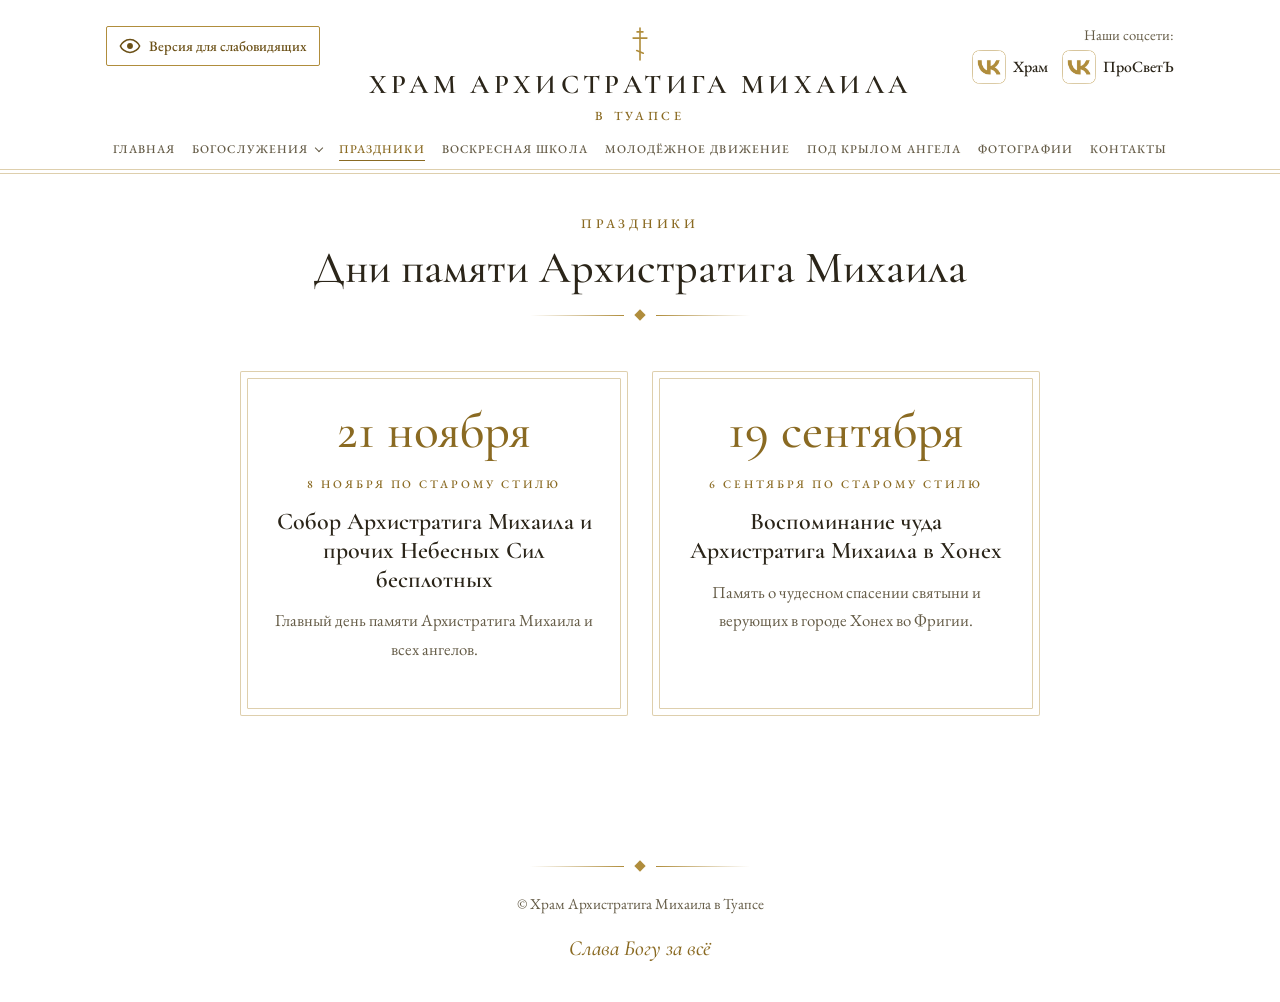
<file: feasts.html>
<!doctype html>
<html lang="ru">
<head>
<meta charset="utf-8">
<meta name="viewport" content="width=device-width, initial-scale=1, viewport-fit=cover">
<title>Праздники · Храм Архистратига Михаила</title>
<meta name="description" content="Дни памяти Архистратига Михаила: 21 ноября и 19 сентября.">
<meta name="theme-color" content="#FFFFFF">
<meta name="color-scheme" content="light only">
<link rel="icon" href="data:image/svg+xml,%3Csvg xmlns='http://www.w3.org/2000/svg' viewBox='0 0 120 220'%3E%3Cg fill='none' stroke='%23B08D3C' stroke-width='12' stroke-linecap='round'%3E%3Cpath d='M60 12V208'/%3E%3Cpath d='M42 36H78'/%3E%3Cpath d='M18 74H102'/%3E%3Cpath d='M40 150L80 166'/%3E%3C/g%3E%3C/svg%3E">
<link rel="manifest" href="manifest.webmanifest">
<link rel="apple-touch-icon" href="icons/apple-touch-icon.png">
<meta name="apple-mobile-web-app-capable" content="yes">
<meta name="mobile-web-app-capable" content="yes">
<meta name="apple-mobile-web-app-status-bar-style" content="default">
<meta name="apple-mobile-web-app-title" content="Храм в Туапсе">
<link rel="preconnect" href="https://fonts.googleapis.com">
<link rel="preconnect" href="https://fonts.gstatic.com" crossorigin>
<link rel="stylesheet" href="https://fonts.googleapis.com/css2?family=Cormorant+Garamond:ital,wght@0,500;0,600;1,500&family=EB+Garamond:ital,wght@0,400;0,500;1,400&display=swap">
<link rel="stylesheet" href="css/style.css">
<script>document.documentElement.classList.add('js')</script>
</head>
<body data-page="feasts">

<header class="wrap">
  <div class="top">
    <div class="topbar">
    <button class="lv-btn" type="button" aria-pressed="false" aria-label="Версия для слабовидящих"><svg viewBox="0 0 24 24" aria-hidden="true"><path d="M12 5C6.5 5 2.6 9 1.5 12c1.1 3 5 7 10.5 7s9.400-4 10.500-7C21.400 9 17.500 5 12 5z" fill="none" stroke="currentColor" stroke-width="1.700" stroke-linejoin="round"/><circle cx="12" cy="12" r="3.200" fill="currentColor"/></svg><span class="lv-btn-t">Версия для слабовидящих</span></button>
    <div class="social">
      <span class="social-lbl">Наши соцсети:</span>
      <div class="social-list">
        <a class="soc" href="https://vk.ru/hramtuapse" target="_blank" rel="noopener" aria-label="Страница храма ВКонтакте" title="Страница храма ВКонтакте"><img class="soc-ic" src="img/vk.png" width="34" height="34" alt="" aria-hidden="true"><span class="soc-t">Храм</span></a>
        <a class="soc" href="https://vk.ru/prav_molod_tuapse" target="_blank" rel="noopener" aria-label="Православная молодёжь «ПроСветЪ» ВКонтакте" title="Православная молодёжь «ПроСветЪ» ВКонтакте"><img class="soc-ic" src="img/vk.png" width="34" height="34" alt="" aria-hidden="true"><span class="soc-t">ПроСветЪ</span></a>
      </div>
    </div>
    </div>
    <a class="brand" href="index.html" aria-label="Храм Архистратига Михаила в Туапсе, на главную">
      <svg viewBox="0 0 120 220" aria-hidden="true"><g fill="none" stroke="#B08D3C" stroke-width="10" stroke-linecap="round"><path d="M60 12V208"/><path d="M42 36H78"/><path d="M18 74H102"/><path d="M40 150L80 166"/></g></svg>
      <b>Храм Архистратига Михаила</b>
      <small>в Туапсе</small>
    </a>
    <button class="nav-toggle" type="button" aria-expanded="false" aria-controls="site-nav">
      <span class="bars" aria-hidden="true"></span><span class="lbl">Меню</span>
    </button>
    <nav class="nav" id="site-nav" aria-label="Разделы сайта">
      <a href="index.html">Главная</a>
      <div class="has-sub"><a href="services.html" aria-haspopup="true">Богослужения</a><ul class="sub"><li><a href="services.html">Расписание</a></li><li><a href="treby.html">Требы и таинства</a></li></ul></div>
      <a href="feasts.html" aria-current="page">Праздники</a>
      <a href="school.html">Воскресная школа</a>
      <a href="youth.html">Молодёжное движение</a>
      <a href="angel.html">Под крылом ангела</a>
      <a href="photos.html">Фотографии</a>
      <a href="contacts.html">Контакты</a>
      <div class="nav-app">
        <div class="nav-soc">
          <a class="soc" href="https://vk.ru/hramtuapse" target="_blank" rel="noopener" aria-label="Страница храма ВКонтакте"><img class="soc-ic" src="img/vk.png" width="34" height="34" alt="" aria-hidden="true"><span class="soc-t">Храм</span></a>
          <a class="soc" href="https://vk.ru/prav_molod_tuapse" target="_blank" rel="noopener" aria-label="Православная молодёжь «ПроСветЪ» ВКонтакте"><img class="soc-ic" src="img/vk.png" width="34" height="34" alt="" aria-hidden="true"><span class="soc-t">ПроСветЪ</span></a>
        </div>
        <button class="nav-install" type="button" hidden>Установить приложение</button>
        <p class="install-hint" hidden></p>
      </div>
    </nav>
  </div>
</header>

<main>
  <section class="sec">
    <div class="wrap">
      <div class="sec-head">
        <p class="eyebrow">Праздники</p>
        <h1 class="page-title">Дни памяти Архистратига Михаила</h1>
        <div class="orn" aria-hidden="true"><i></i></div>
      </div>
      <div class="grid" style="max-width: 800px; margin-inline: auto">
        <article class="frame card">
          <p class="big-date">21 ноября</p>
          <span class="kicker">8 ноября по старому стилю</span>
          <h3>Собор Архистратига Михаила и прочих Небесных Сил бесплотных</h3>
          <p>Главный день памяти Архистратига Михаила и всех ангелов.</p>
        </article>
        <article class="frame card">
          <p class="big-date">19 сентября</p>
          <span class="kicker">6 сентября по старому стилю</span>
          <h3>Воспоминание чуда Архистратига Михаила в Хонех</h3>
          <p>Память о чудесном спасении святыни и верующих в городе Хонех во Фригии.</p>
        </article>
      </div>
    </div>
  </section>
</main>

<footer class="wrap">
  <div class="orn" aria-hidden="true"><i></i></div>
  <span>© Храм Архистратига Михаила в Туапсе</span>
  <em>Слава Богу за всё</em>
</footer>

<script src="js/cms.js" defer></script>
</body>
</html>
</file>
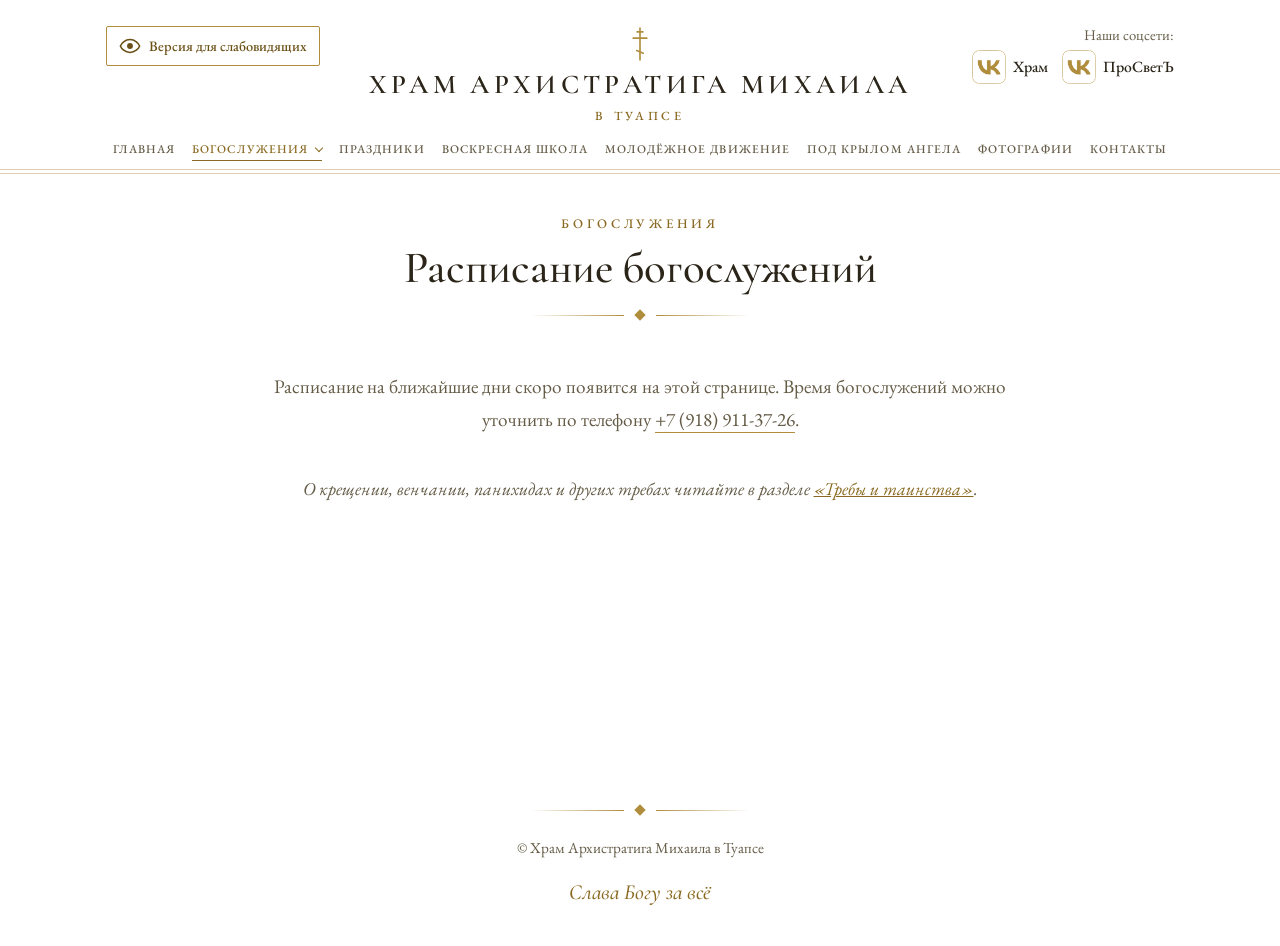
<file: services.html>
<!doctype html>
<html lang="ru">
<head>
<meta charset="utf-8">
<meta name="viewport" content="width=device-width, initial-scale=1, viewport-fit=cover">
<title>Расписание богослужений · Храм Архистратига Михаила</title>
<meta name="description" content="Расписание богослужений в храме Архистратига Михаила, Туапсе.">
<meta name="theme-color" content="#FFFFFF">
<meta name="color-scheme" content="light only">
<link rel="icon" href="data:image/svg+xml,%3Csvg xmlns='http://www.w3.org/2000/svg' viewBox='0 0 120 220'%3E%3Cg fill='none' stroke='%23B08D3C' stroke-width='12' stroke-linecap='round'%3E%3Cpath d='M60 12V208'/%3E%3Cpath d='M42 36H78'/%3E%3Cpath d='M18 74H102'/%3E%3Cpath d='M40 150L80 166'/%3E%3C/g%3E%3C/svg%3E">
<link rel="manifest" href="manifest.webmanifest">
<link rel="apple-touch-icon" href="icons/apple-touch-icon.png">
<meta name="apple-mobile-web-app-capable" content="yes">
<meta name="mobile-web-app-capable" content="yes">
<meta name="apple-mobile-web-app-status-bar-style" content="default">
<meta name="apple-mobile-web-app-title" content="Храм в Туапсе">
<link rel="preconnect" href="https://fonts.googleapis.com">
<link rel="preconnect" href="https://fonts.gstatic.com" crossorigin>
<link rel="stylesheet" href="https://fonts.googleapis.com/css2?family=Cormorant+Garamond:ital,wght@0,500;0,600;1,500&family=EB+Garamond:ital,wght@0,400;0,500;1,400&display=swap">
<link rel="stylesheet" href="css/style.css">
<script>document.documentElement.classList.add('js')</script>
</head>
<body data-page="services">

<header class="wrap">
  <div class="top">
    <div class="topbar">
    <button class="lv-btn" type="button" aria-pressed="false" aria-label="Версия для слабовидящих"><svg viewBox="0 0 24 24" aria-hidden="true"><path d="M12 5C6.5 5 2.6 9 1.5 12c1.1 3 5 7 10.5 7s9.400-4 10.500-7C21.400 9 17.500 5 12 5z" fill="none" stroke="currentColor" stroke-width="1.700" stroke-linejoin="round"/><circle cx="12" cy="12" r="3.200" fill="currentColor"/></svg><span class="lv-btn-t">Версия для слабовидящих</span></button>
    <div class="social">
      <span class="social-lbl">Наши соцсети:</span>
      <div class="social-list">
        <a class="soc" href="https://vk.ru/hramtuapse" target="_blank" rel="noopener" aria-label="Страница храма ВКонтакте" title="Страница храма ВКонтакте"><img class="soc-ic" src="img/vk.png" width="34" height="34" alt="" aria-hidden="true"><span class="soc-t">Храм</span></a>
        <a class="soc" href="https://vk.ru/prav_molod_tuapse" target="_blank" rel="noopener" aria-label="Православная молодёжь «ПроСветЪ» ВКонтакте" title="Православная молодёжь «ПроСветЪ» ВКонтакте"><img class="soc-ic" src="img/vk.png" width="34" height="34" alt="" aria-hidden="true"><span class="soc-t">ПроСветЪ</span></a>
      </div>
    </div>
    </div>
    <a class="brand" href="index.html" aria-label="Храм Архистратига Михаила в Туапсе, на главную">
      <svg viewBox="0 0 120 220" aria-hidden="true"><g fill="none" stroke="#B08D3C" stroke-width="10" stroke-linecap="round"><path d="M60 12V208"/><path d="M42 36H78"/><path d="M18 74H102"/><path d="M40 150L80 166"/></g></svg>
      <b>Храм Архистратига Михаила</b>
      <small>в Туапсе</small>
    </a>
    <button class="nav-toggle" type="button" aria-expanded="false" aria-controls="site-nav">
      <span class="bars" aria-hidden="true"></span><span class="lbl">Меню</span>
    </button>
    <nav class="nav" id="site-nav" aria-label="Разделы сайта">
      <a href="index.html">Главная</a>
      <div class="has-sub"><a href="services.html" aria-current="page" aria-haspopup="true">Богослужения</a><ul class="sub"><li><a href="services.html" aria-current="page">Расписание</a></li><li><a href="treby.html">Требы и таинства</a></li></ul></div>
      <a href="feasts.html">Праздники</a>
      <a href="school.html">Воскресная школа</a>
      <a href="youth.html">Молодёжное движение</a>
      <a href="angel.html">Под крылом ангела</a>
      <a href="photos.html">Фотографии</a>
      <a href="contacts.html">Контакты</a>
      <div class="nav-app">
        <div class="nav-soc">
          <a class="soc" href="https://vk.ru/hramtuapse" target="_blank" rel="noopener" aria-label="Страница храма ВКонтакте"><img class="soc-ic" src="img/vk.png" width="34" height="34" alt="" aria-hidden="true"><span class="soc-t">Храм</span></a>
          <a class="soc" href="https://vk.ru/prav_molod_tuapse" target="_blank" rel="noopener" aria-label="Православная молодёжь «ПроСветЪ» ВКонтакте"><img class="soc-ic" src="img/vk.png" width="34" height="34" alt="" aria-hidden="true"><span class="soc-t">ПроСветЪ</span></a>
        </div>
        <button class="nav-install" type="button" hidden>Установить приложение</button>
        <p class="install-hint" hidden></p>
      </div>
    </nav>
  </div>
</header>

<main>
  <section class="sec">
    <div class="wrap">
      <div class="sec-head">
        <p class="eyebrow">Богослужения</p>
        <h1 class="page-title">Расписание богослужений</h1>
        <div class="orn" aria-hidden="true"><i></i></div>
      </div>
      <p class="intro" id="sched-intro">Расписание на <span id="sched-range">15–30 ноября</span>. Воскресные и праздничные дни выделены золотым. Время можно уточнить по телефону <a class="plain" href="tel:+79189113726">+7 (918) 911-37-26</a>.</p>
<div class="sched-wrap frame">
<table class="sched">
<colgroup><col class="c-date"><col class="c-time"><col class="c-svc"><col class="c-note"></colgroup>
<thead><tr><th scope="col">Дата</th><th scope="col">Время</th><th scope="col">Богослужение</th><th scope="col">Память и праздник</th></tr></thead>
<tbody>
<tr><th scope="row" class="d red" rowspan="4" data-date="2026-11-15"><span class="dn">15 ноября</span><span class="dw">Воскресенье</span></th><td class="t" rowspan="2">8:00</td><td class="s"><span class="ln s-b">Исповедь</span></td><td class="n r" rowspan="2">Неделя 24-я по Пятидесятнице. Глас 7-й. Мчч. Акинди́на, Пига́сия, Аффо́ния, Елпидифо́ра и Анемподи́ста</td></tr>
<tr><td class="s"><span class="ln s-r">Божественная Литургия</span></td></tr>
<tr><td class="t">16:00</td><td class="s" colspan="2"><span class="ln">Акафист Архистратигу Михаилу с молебным пением Господу о воинах, идущих на брань</span></td></tr>
<tr><td class="t">17:00</td><td class="s" colspan="2"><span class="ln">Воскресная школа для взрослых</span></td></tr>
<tr><th scope="row" class="d" rowspan="1" data-date="2026-11-16"><span class="dn">16 ноября</span><span class="dw">Понедельник</span></th><td class="t"></td><td class="s" colspan="2"><span class="ln">Служба отменена в связи с ремонтными работами</span></td></tr>
<tr><th scope="row" class="d" rowspan="2" data-date="2026-11-20"><span class="dn">20 ноября</span><span class="dw">Пятница</span></th><td class="t">8:00</td><td class="s" colspan="2"><span class="ln">Водосвятный молебен с акафистным пением Божией Матери</span></td></tr>
<tr><td class="t">17:00</td><td class="s"><span class="ln">Вечернее Богослужение</span><span class="ln s-b">Исповедь</span></td><td class="n r" rowspan="2">Собор Архистрати́га Миха́ила и прочих Небесных Сил бесплотных. Архангелов Гаври́ила, Рафа́ила, Ури́ила, Селафи́ила, Иегуди́ила, Варахи́ила и Иереми́ила</td></tr>
<tr><th scope="row" class="d red" rowspan="2" data-date="2026-11-21"><span class="dn">21 ноября</span><span class="dw">Суббота</span></th><td class="t tr">8:00</td><td class="s"><span class="ln s-r">Божественная Литургия</span></td></tr>
<tr><td class="t">17:00</td><td class="s"><span class="ln">Вечернее Богослужение</span><span class="ln s-b">Исповедь</span></td><td class="n r" rowspan="3">Неделя 25-я по Пятидесятнице. Глас 8-й. Иконы Божией Матери, именуемой «Скоропослу́шница»</td></tr>
<tr><th scope="row" class="d red" rowspan="4" data-date="2026-11-22"><span class="dn">22 ноября</span><span class="dw">Воскресенье</span></th><td class="t" rowspan="2">8:00</td><td class="s"><span class="ln s-b">Исповедь</span></td></tr>
<tr><td class="s"><span class="ln s-r">Божественная Литургия</span></td></tr>
<tr><td class="t">16:00</td><td class="s" colspan="2"><span class="ln">Акафист Архистратигу Михаилу с молебным пением Господу о воинах, идущих на брань</span></td></tr>
<tr><td class="t">17:00</td><td class="s" colspan="2"><span class="ln">Воскресная школа для взрослых</span></td></tr>
<tr><th scope="row" class="d" rowspan="1" data-date="2026-11-23"><span class="dn">23 ноября</span><span class="dw">Понедельник</span></th><td class="t">8:00</td><td class="s" colspan="2"><span class="ln">Молебен с акафистом о страждущих недугом винопития</span></td></tr>
<tr><th scope="row" class="d" rowspan="1" data-date="2026-11-25"><span class="dn">25 ноября</span><span class="dw">Среда</span></th><td class="t">17:00</td><td class="s"><span class="ln">Вечернее Богослужение</span><span class="ln s-b">Исповедь</span></td><td class="n" rowspan="2">Свт. Иоанна Златоуста, архиепископа Константинопольского</td></tr>
<tr><th scope="row" class="d" rowspan="1" data-date="2026-11-26"><span class="dn">26 ноября</span><span class="dw">Четверг</span></th><td class="t">8:00</td><td class="s"><span class="ln">Божественная Литургия</span></td></tr>
<tr><th scope="row" class="d" rowspan="2" data-date="2026-11-27"><span class="dn">27 ноября</span><span class="dw">Пятница</span></th><td class="t">8:00</td><td class="s" colspan="2"><span class="ln">Водосвятный молебен с акафистным пением Божией Матери</span></td></tr>
<tr><td class="t">17:00</td><td class="s"><span class="ln">Вечернее Богослужение</span><span class="ln s-b">Исповедь</span></td><td class="n" rowspan="2">Мучеников и исповедников Гу́рия, Само́на и Ави́ва. Начало Рождественского поста</td></tr>
<tr><th scope="row" class="d" rowspan="2" data-date="2026-11-28"><span class="dn">28 ноября</span><span class="dw">Суббота</span></th><td class="t">8:00</td><td class="s"><span class="ln">Божественная Литургия</span><span class="ln s-b">Панихида</span></td></tr>
<tr><td class="t">17:00</td><td class="s"><span class="ln">Вечернее Богослужение</span><span class="ln s-b">Исповедь</span></td><td class="n r" rowspan="3">Неделя 26-я по Пятидесятнице. Глас 1-й. Апостола и евангелиста Матфе́я</td></tr>
<tr><th scope="row" class="d red" rowspan="4" data-date="2026-11-29"><span class="dn">29 ноября</span><span class="dw">Воскресенье</span></th><td class="t" rowspan="2">8:00</td><td class="s"><span class="ln s-b">Исповедь</span></td></tr>
<tr><td class="s"><span class="ln s-r">Божественная Литургия</span></td></tr>
<tr><td class="t">16:00</td><td class="s" colspan="2"><span class="ln">Акафист Архистратигу Михаилу с молебным пением Господу о воинах, идущих на брань</span></td></tr>
<tr><td class="t">17:00</td><td class="s" colspan="2"><span class="ln">Воскресная школа для взрослых</span></td></tr>
<tr><th scope="row" class="d" rowspan="1" data-date="2026-11-30"><span class="dn">30 ноября</span><span class="dw">Понедельник</span></th><td class="t">8:00</td><td class="s" colspan="2"><span class="ln">Молебен с акафистом о страждущих недугом винопития</span></td></tr>
</tbody>
</table>
</div>
<div class="sched-cards" aria-label="Расписание богослужений по дням">
<article class="day"><header class="day-h red" data-date="2026-11-15"><span class="dn">15 ноября</span><span class="dw">Воскресенье</span></header><ul class="day-rows"><li><span class="t">8:00</span><span class="s"><span class="ln s-b">Исповедь</span></span></li><li class="n r"><span class="t"></span><span class="s">Неделя 24-я по Пятидесятнице. Глас 7-й. Мчч. Акинди́на, Пига́сия, Аффо́ния, Елпидифо́ра и Анемподи́ста</span></li><li><span class="t"></span><span class="s"><span class="ln s-r">Божественная Литургия</span></span></li><li><span class="t">16:00</span><span class="s"><span class="ln">Акафист Архистратигу Михаилу с молебным пением Господу о воинах, идущих на брань</span></span></li><li><span class="t">17:00</span><span class="s"><span class="ln">Воскресная школа для взрослых</span></span></li></ul></article>
<article class="day"><header class="day-h" data-date="2026-11-16"><span class="dn">16 ноября</span><span class="dw">Понедельник</span></header><ul class="day-rows"><li><span class="t"></span><span class="s"><span class="ln">Служба отменена в связи с ремонтными работами</span></span></li></ul></article>
<article class="day"><header class="day-h" data-date="2026-11-20"><span class="dn">20 ноября</span><span class="dw">Пятница</span></header><ul class="day-rows"><li><span class="t">8:00</span><span class="s"><span class="ln">Водосвятный молебен с акафистным пением Божией Матери</span></span></li><li><span class="t">17:00</span><span class="s"><span class="ln">Вечернее Богослужение</span><span class="ln s-b">Исповедь</span></span></li><li class="n r"><span class="t"></span><span class="s">Собор Архистрати́га Миха́ила и прочих Небесных Сил бесплотных. Архангелов Гаври́ила, Рафа́ила, Ури́ила, Селафи́ила, Иегуди́ила, Варахи́ила и Иереми́ила</span></li></ul></article>
<article class="day"><header class="day-h red" data-date="2026-11-21"><span class="dn">21 ноября</span><span class="dw">Суббота</span></header><ul class="day-rows"><li><span class="t tr">8:00</span><span class="s"><span class="ln s-r">Божественная Литургия</span></span></li><li class="n r"><span class="t"></span><span class="s">Собор Архистрати́га Миха́ила и прочих Небесных Сил бесплотных. Архангелов Гаври́ила, Рафа́ила, Ури́ила, Селафи́ила, Иегуди́ила, Варахи́ила и Иереми́ила</span></li><li><span class="t">17:00</span><span class="s"><span class="ln">Вечернее Богослужение</span><span class="ln s-b">Исповедь</span></span></li><li class="n r"><span class="t"></span><span class="s">Неделя 25-я по Пятидесятнице. Глас 8-й. Иконы Божией Матери, именуемой «Скоропослу́шница»</span></li></ul></article>
<article class="day"><header class="day-h red" data-date="2026-11-22"><span class="dn">22 ноября</span><span class="dw">Воскресенье</span></header><ul class="day-rows"><li><span class="t">8:00</span><span class="s"><span class="ln s-b">Исповедь</span></span></li><li class="n r"><span class="t"></span><span class="s">Неделя 25-я по Пятидесятнице. Глас 8-й. Иконы Божией Матери, именуемой «Скоропослу́шница»</span></li><li><span class="t"></span><span class="s"><span class="ln s-r">Божественная Литургия</span></span></li><li><span class="t">16:00</span><span class="s"><span class="ln">Акафист Архистратигу Михаилу с молебным пением Господу о воинах, идущих на брань</span></span></li><li><span class="t">17:00</span><span class="s"><span class="ln">Воскресная школа для взрослых</span></span></li></ul></article>
<article class="day"><header class="day-h" data-date="2026-11-23"><span class="dn">23 ноября</span><span class="dw">Понедельник</span></header><ul class="day-rows"><li><span class="t">8:00</span><span class="s"><span class="ln">Молебен с акафистом о страждущих недугом винопития</span></span></li></ul></article>
<article class="day"><header class="day-h" data-date="2026-11-25"><span class="dn">25 ноября</span><span class="dw">Среда</span></header><ul class="day-rows"><li><span class="t">17:00</span><span class="s"><span class="ln">Вечернее Богослужение</span><span class="ln s-b">Исповедь</span></span></li><li class="n"><span class="t"></span><span class="s">Свт. Иоанна Златоуста, архиепископа Константинопольского</span></li></ul></article>
<article class="day"><header class="day-h" data-date="2026-11-26"><span class="dn">26 ноября</span><span class="dw">Четверг</span></header><ul class="day-rows"><li><span class="t">8:00</span><span class="s"><span class="ln">Божественная Литургия</span></span></li><li class="n"><span class="t"></span><span class="s">Свт. Иоанна Златоуста, архиепископа Константинопольского</span></li></ul></article>
<article class="day"><header class="day-h" data-date="2026-11-27"><span class="dn">27 ноября</span><span class="dw">Пятница</span></header><ul class="day-rows"><li><span class="t">8:00</span><span class="s"><span class="ln">Водосвятный молебен с акафистным пением Божией Матери</span></span></li><li><span class="t">17:00</span><span class="s"><span class="ln">Вечернее Богослужение</span><span class="ln s-b">Исповедь</span></span></li><li class="n"><span class="t"></span><span class="s">Мучеников и исповедников Гу́рия, Само́на и Ави́ва. Начало Рождественского поста</span></li></ul></article>
<article class="day"><header class="day-h" data-date="2026-11-28"><span class="dn">28 ноября</span><span class="dw">Суббота</span></header><ul class="day-rows"><li><span class="t">8:00</span><span class="s"><span class="ln">Божественная Литургия</span><span class="ln s-b">Панихида</span></span></li><li class="n"><span class="t"></span><span class="s">Мучеников и исповедников Гу́рия, Само́на и Ави́ва. Начало Рождественского поста</span></li><li><span class="t">17:00</span><span class="s"><span class="ln">Вечернее Богослужение</span><span class="ln s-b">Исповедь</span></span></li><li class="n r"><span class="t"></span><span class="s">Неделя 26-я по Пятидесятнице. Глас 1-й. Апостола и евангелиста Матфе́я</span></li></ul></article>
<article class="day"><header class="day-h red" data-date="2026-11-29"><span class="dn">29 ноября</span><span class="dw">Воскресенье</span></header><ul class="day-rows"><li><span class="t">8:00</span><span class="s"><span class="ln s-b">Исповедь</span></span></li><li class="n r"><span class="t"></span><span class="s">Неделя 26-я по Пятидесятнице. Глас 1-й. Апостола и евангелиста Матфе́я</span></li><li><span class="t"></span><span class="s"><span class="ln s-r">Божественная Литургия</span></span></li><li><span class="t">16:00</span><span class="s"><span class="ln">Акафист Архистратигу Михаилу с молебным пением Господу о воинах, идущих на брань</span></span></li><li><span class="t">17:00</span><span class="s"><span class="ln">Воскресная школа для взрослых</span></span></li></ul></article>
<article class="day"><header class="day-h" data-date="2026-11-30"><span class="dn">30 ноября</span><span class="dw">Понедельник</span></header><ul class="day-rows"><li><span class="t">8:00</span><span class="s"><span class="ln">Молебен с акафистом о страждущих недугом винопития</span></span></li></ul></article>
</div>
      <p class="intro" id="sched-empty" hidden>Расписание на ближайшие дни скоро появится на этой странице. Время богослужений можно уточнить по телефону <a class="plain" href="tel:+79189113726">+7 (918) 911-37-26</a>.</p>
      <p class="note">О крещении, венчании, панихидах и других требах читайте в разделе <a href="treby.html">«Требы и таинства»</a>.</p>
      <script type="application/json" id="sched-data">{"days":[{"iso":"2026-11-15","d":"15 ноября","w":"Воскресенье","red":true,"rows":[{"s":[["Исповедь","b"]],"t":"8:00","note":"n24"},{"s":[["Божественная Литургия","r"]],"note":"n24"},{"s":[["Акафист Архистратигу Михаилу с молебным пением Господу о воинах, идущих на брань",""]],"t":"16:00"},{"s":[["Воскресная школа для взрослых",""]],"t":"17:00"}]},{"iso":"2026-11-16","d":"16 ноября","w":"Понедельник","red":false,"rows":[{"s":[["Служба отменена в связи с ремонтными работами",""]]}]},{"iso":"2026-11-20","d":"20 ноября","w":"Пятница","red":false,"rows":[{"s":[["Водосвятный молебен с акафистным пением Божией Матери",""]],"t":"8:00"},{"s":[["Вечернее Богослужение",""],["Исповедь","b"]],"t":"17:00","note":"nB"}]},{"iso":"2026-11-21","d":"21 ноября","w":"Суббота","red":true,"rows":[{"s":[["Божественная Литургия","r"]],"t":"8:00","tr":1,"note":"nB"},{"s":[["Вечернее Богослужение",""],["Исповедь","b"]],"t":"17:00","note":"nC"}]},{"iso":"2026-11-22","d":"22 ноября","w":"Воскресенье","red":true,"rows":[{"s":[["Исповедь","b"]],"t":"8:00","note":"nC"},{"s":[["Божественная Литургия","r"]],"note":"nC"},{"s":[["Акафист Архистратигу Михаилу с молебным пением Господу о воинах, идущих на брань",""]],"t":"16:00"},{"s":[["Воскресная школа для взрослых",""]],"t":"17:00"}]},{"iso":"2026-11-23","d":"23 ноября","w":"Понедельник","red":false,"rows":[{"s":[["Молебен с акафистом о страждущих недугом винопития",""]],"t":"8:00"}]},{"iso":"2026-11-25","d":"25 ноября","w":"Среда","red":false,"rows":[{"s":[["Вечернее Богослужение",""],["Исповедь","b"]],"t":"17:00","note":"nD"}]},{"iso":"2026-11-26","d":"26 ноября","w":"Четверг","red":false,"rows":[{"s":[["Божественная Литургия",""]],"t":"8:00","note":"nD"}]},{"iso":"2026-11-27","d":"27 ноября","w":"Пятница","red":false,"rows":[{"s":[["Водосвятный молебен с акафистным пением Божией Матери",""]],"t":"8:00"},{"s":[["Вечернее Богослужение",""],["Исповедь","b"]],"t":"17:00","note":"nE"}]},{"iso":"2026-11-28","d":"28 ноября","w":"Суббота","red":false,"rows":[{"s":[["Божественная Литургия",""],["Панихида","b"]],"t":"8:00","note":"nE"},{"s":[["Вечернее Богослужение",""],["Исповедь","b"]],"t":"17:00","note":"nF"}]},{"iso":"2026-11-29","d":"29 ноября","w":"Воскресенье","red":true,"rows":[{"s":[["Исповедь","b"]],"t":"8:00","note":"nF"},{"s":[["Божественная Литургия","r"]],"note":"nF"},{"s":[["Акафист Архистратигу Михаилу с молебным пением Господу о воинах, идущих на брань",""]],"t":"16:00"},{"s":[["Воскресная школа для взрослых",""]],"t":"17:00"}]},{"iso":"2026-11-30","d":"30 ноября","w":"Понедельник","red":false,"rows":[{"s":[["Молебен с акафистом о страждущих недугом винопития",""]],"t":"8:00"}]}],"notes":{"n24":{"text":"Неделя 24-я по Пятидесятнице. Глас 7-й. Мчч. Акинди́на, Пига́сия, Аффо́ния, Елпидифо́ра и Анемподи́ста","red":true},"nB":{"text":"Собор Архистрати́га Миха́ила и прочих Небесных Сил бесплотных. Архангелов Гаври́ила, Рафа́ила, Ури́ила, Селафи́ила, Иегуди́ила, Варахи́ила и Иереми́ила","red":true},"nC":{"text":"Неделя 25-я по Пятидесятнице. Глас 8-й. Иконы Божией Матери, именуемой «Скоропослу́шница»","red":true},"nD":{"text":"Свт. Иоанна Златоуста, архиепископа Константинопольского","red":false},"nE":{"text":"Мучеников и исповедников Гу́рия, Само́на и Ави́ва. Начало Рождественского поста","red":false},"nF":{"text":"Неделя 26-я по Пятидесятнице. Глас 1-й. Апостола и евангелиста Матфе́я","red":true}}}</script>
    </div>
  </section>
</main>

<footer class="wrap">
  <div class="orn" aria-hidden="true"><i></i></div>
  <span>© Храм Архистратига Михаила в Туапсе</span>
  <em>Слава Богу за всё</em>
</footer>

<script src="js/cms.js" defer></script>
</body>
</html>
</file>
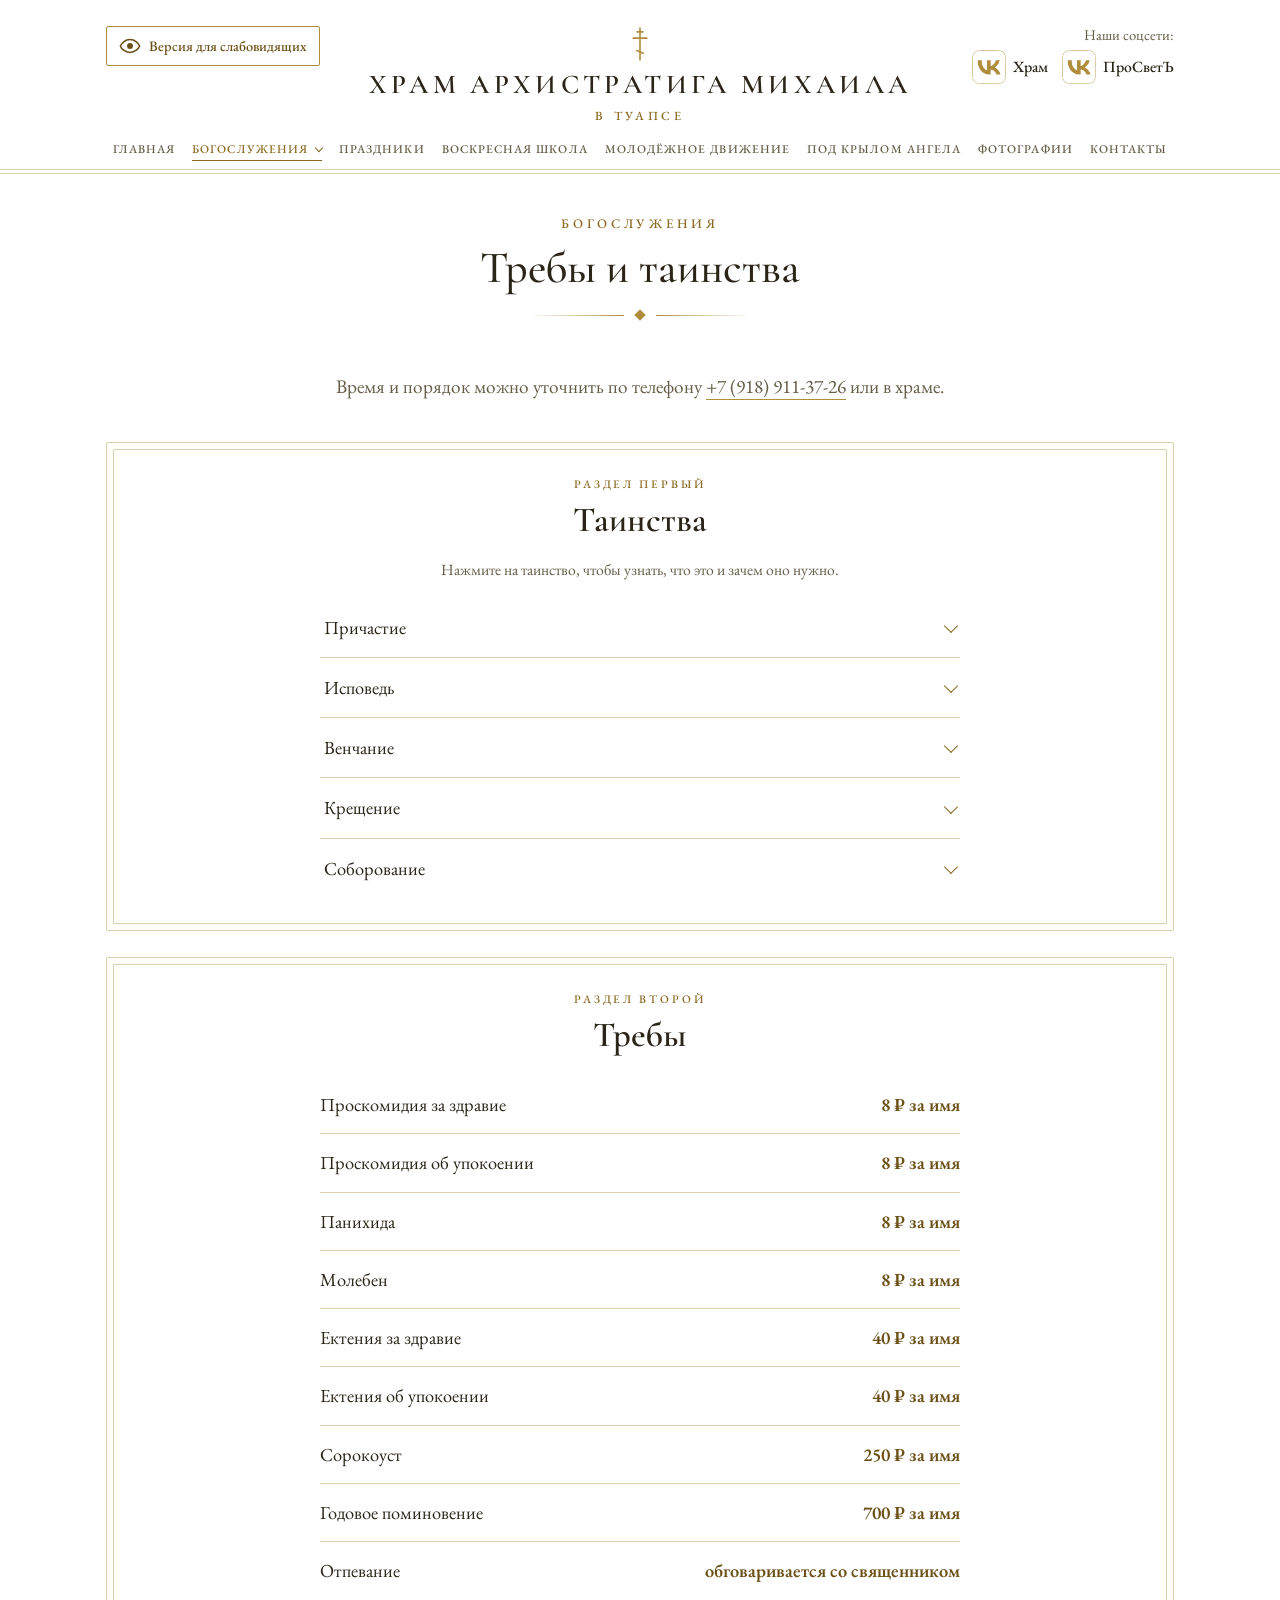
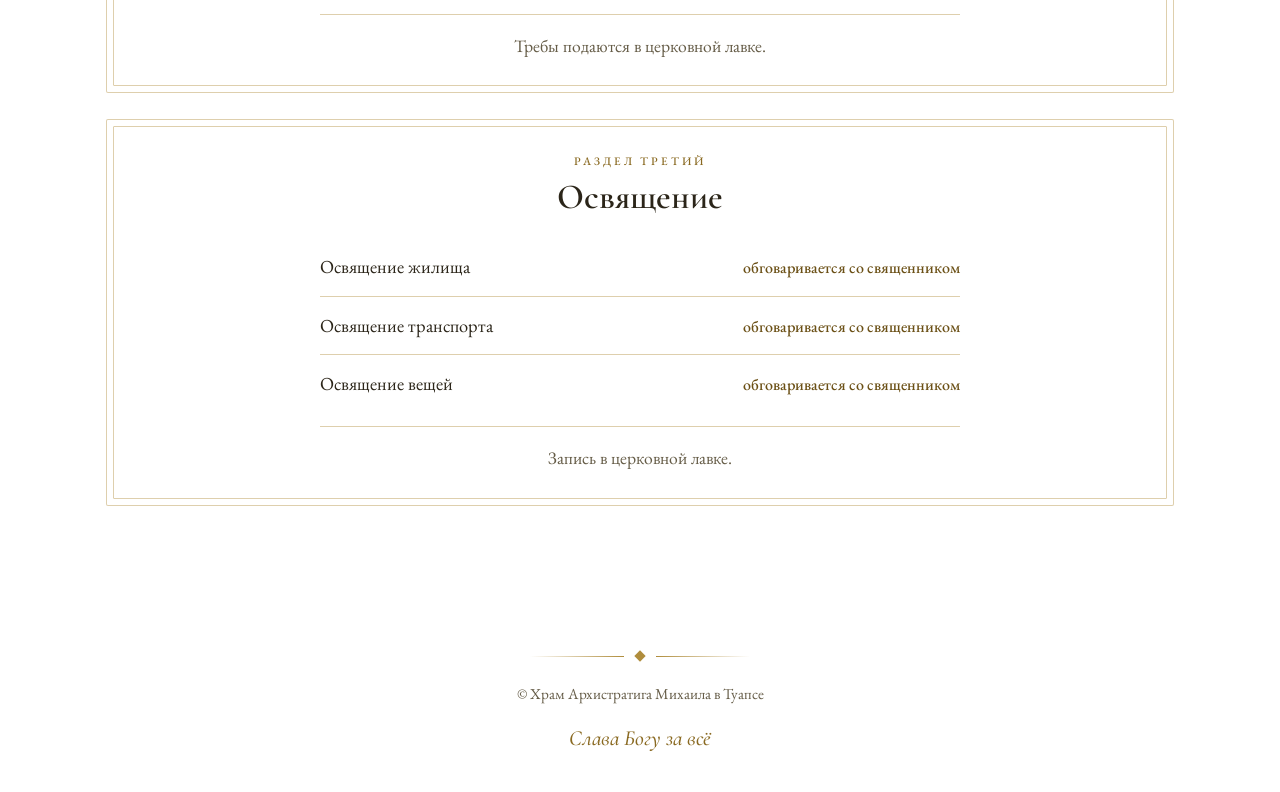
<file: treby.html>
<!doctype html>
<html lang="ru">
<head>
<meta charset="utf-8">
<meta name="viewport" content="width=device-width, initial-scale=1, viewport-fit=cover">
<title>Требы и таинства · Храм Архистратига Михаила</title>
<meta name="description" content="Крещение, исповедь, венчание, соборование, панихиды и молебны в храме Архистратига Михаила, Туапсе.">
<meta name="theme-color" content="#FFFFFF">
<meta name="color-scheme" content="light only">
<link rel="icon" href="data:image/svg+xml,%3Csvg xmlns='http://www.w3.org/2000/svg' viewBox='0 0 120 220'%3E%3Cg fill='none' stroke='%23B08D3C' stroke-width='12' stroke-linecap='round'%3E%3Cpath d='M60 12V208'/%3E%3Cpath d='M42 36H78'/%3E%3Cpath d='M18 74H102'/%3E%3Cpath d='M40 150L80 166'/%3E%3C/g%3E%3C/svg%3E">
<link rel="manifest" href="manifest.webmanifest">
<link rel="apple-touch-icon" href="icons/apple-touch-icon.png">
<meta name="apple-mobile-web-app-capable" content="yes">
<meta name="mobile-web-app-capable" content="yes">
<meta name="apple-mobile-web-app-status-bar-style" content="default">
<meta name="apple-mobile-web-app-title" content="Храм в Туапсе">
<link rel="preconnect" href="https://fonts.googleapis.com">
<link rel="preconnect" href="https://fonts.gstatic.com" crossorigin>
<link rel="stylesheet" href="https://fonts.googleapis.com/css2?family=Cormorant+Garamond:ital,wght@0,500;0,600;1,500&family=EB+Garamond:ital,wght@0,400;0,500;1,400&display=swap">
<link rel="stylesheet" href="css/style.css">
<script>document.documentElement.classList.add('js')</script>
</head>
<body data-page="treby">

<header class="wrap">
  <div class="top">
    <div class="topbar">
    <button class="lv-btn" type="button" aria-pressed="false" aria-label="Версия для слабовидящих"><svg viewBox="0 0 24 24" aria-hidden="true"><path d="M12 5C6.5 5 2.6 9 1.5 12c1.1 3 5 7 10.5 7s9.400-4 10.500-7C21.400 9 17.500 5 12 5z" fill="none" stroke="currentColor" stroke-width="1.700" stroke-linejoin="round"/><circle cx="12" cy="12" r="3.200" fill="currentColor"/></svg><span class="lv-btn-t">Версия для слабовидящих</span></button>
    <div class="social">
      <span class="social-lbl">Наши соцсети:</span>
      <div class="social-list">
        <a class="soc" href="https://vk.ru/hramtuapse" target="_blank" rel="noopener" aria-label="Страница храма ВКонтакте" title="Страница храма ВКонтакте"><img class="soc-ic" src="img/vk.png" width="34" height="34" alt="" aria-hidden="true"><span class="soc-t">Храм</span></a>
        <a class="soc" href="https://vk.ru/prav_molod_tuapse" target="_blank" rel="noopener" aria-label="Православная молодёжь «ПроСветЪ» ВКонтакте" title="Православная молодёжь «ПроСветЪ» ВКонтакте"><img class="soc-ic" src="img/vk.png" width="34" height="34" alt="" aria-hidden="true"><span class="soc-t">ПроСветЪ</span></a>
      </div>
    </div>
    </div>
    <a class="brand" href="index.html" aria-label="Храм Архистратига Михаила в Туапсе, на главную">
      <svg viewBox="0 0 120 220" aria-hidden="true"><g fill="none" stroke="#B08D3C" stroke-width="10" stroke-linecap="round"><path d="M60 12V208"/><path d="M42 36H78"/><path d="M18 74H102"/><path d="M40 150L80 166"/></g></svg>
      <b>Храм Архистратига Михаила</b>
      <small>в Туапсе</small>
    </a>
    <button class="nav-toggle" type="button" aria-expanded="false" aria-controls="site-nav">
      <span class="bars" aria-hidden="true"></span><span class="lbl">Меню</span>
    </button>
    <nav class="nav" id="site-nav" aria-label="Разделы сайта">
      <a href="index.html">Главная</a>
      <div class="has-sub"><a href="services.html" aria-current="page" aria-haspopup="true">Богослужения</a><ul class="sub"><li><a href="services.html">Расписание</a></li><li><a href="treby.html" aria-current="page">Требы и таинства</a></li></ul></div>
      <a href="feasts.html">Праздники</a>
      <a href="school.html">Воскресная школа</a>
      <a href="youth.html">Молодёжное движение</a>
      <a href="angel.html">Под крылом ангела</a>
      <a href="photos.html">Фотографии</a>
      <a href="contacts.html">Контакты</a>
      <div class="nav-app">
        <div class="nav-soc">
          <a class="soc" href="https://vk.ru/hramtuapse" target="_blank" rel="noopener" aria-label="Страница храма ВКонтакте"><img class="soc-ic" src="img/vk.png" width="34" height="34" alt="" aria-hidden="true"><span class="soc-t">Храм</span></a>
          <a class="soc" href="https://vk.ru/prav_molod_tuapse" target="_blank" rel="noopener" aria-label="Православная молодёжь «ПроСветЪ» ВКонтакте"><img class="soc-ic" src="img/vk.png" width="34" height="34" alt="" aria-hidden="true"><span class="soc-t">ПроСветЪ</span></a>
        </div>
        <button class="nav-install" type="button" hidden>Установить приложение</button>
        <p class="install-hint" hidden></p>
      </div>
    </nav>
  </div>
</header>

<main>
  <section class="sec">
    <div class="wrap">
      <div class="sec-head">
        <p class="eyebrow">Богослужения</p>
        <h1 class="page-title">Требы и таинства</h1>
        <div class="orn" aria-hidden="true"><i></i></div>
      </div>
      <p class="intro">Время и порядок можно уточнить по телефону <a class="plain" href="tel:+79189113726">+7 (918) 911-37-26</a> или в храме.</p>
      <div class="treby">
        <section class="frame t-block">
          <span class="kicker">Раздел первый</span>
          <h2>Таинства</h2>
          <p class="t-hint">Нажмите на таинство, чтобы узнать, что это и зачем оно нужно.</p>
          <ul class="t-list">
          <li class="sac"><details><summary><span class="tn">Причастие</span></summary><div class="sac-body"><p><strong>Что это.</strong> Таинство, в котором верующий под видом хлеба и вина вкушает Тело и Кровь Господа Иисуса Христа. Его установил Сам Христос на Тайной Вечере. Слово «Евхаристия» значит «благодарение», а богослужение, на котором оно совершается, называется Литургией. По учению Церкви, хлеб и вино становятся истинными Телом и Кровью Христа, поэтому человек соединяется со Христом не символически, а по-настоящему.</p><p><strong>Зачем оно нужно.</strong> Причастие даёт самое тесное соединение с Богом, укрепляет душу и помогает расти в добре, а также является залогом воскресения и вечной жизни. Церковь говорит, что без Евхаристии нет Церкви: именно в ней христиане живут общей жизнью со Христом. Приступать к Чаше нужно с подготовкой, иначе Причастие не на пользу, а в осуждение.</p><p><strong>Как готовятся.</strong> За несколько дней соблюдают пост: воздерживаются от мяса, молока, яиц и рыбы, избегают развлечений. Чем реже человек причащается, тем строже и дольше должен быть пост. Накануне желательно быть на вечерней службе, вечером или утром читают правило ко Причастию (каноны и молитвы из молитвослова), а с полуночи ничего не едят, не пьют и не курят. Исповедуются вечером или перед Литургией. Важно примириться со всеми, не гневаться и не осуждать.</p><p><strong>Как часто.</strong> Единого правила нет. В первые века христиане причащались на каждой Литургии, позднее причащались редко. Как часто причащаться, лучше решить со своим духовником. Если его нет, обычно советуют причащаться раз в три–четыре недели.</p><p><strong>Важно знать.</strong> Младенцев до семи лет причащают без особой подготовки. Дважды в один день причащаться нельзя. Подходя к Чаше, складывают руки крестом на груди (правая поверх левой) и называют своё имя, после Причастия запивают теплотой. Благодарственные молитвы читают после службы.</p><p class="sac-src">По материалам «Азбуки веры»: <a href="Таинство причащения" target="_blank" rel="noopener">https://azbyka.ru/otechnik/Spravochniki/spravochnik-pravoslavnogo-cheloveka-chast-2-tainstva-pravoslavnoj-tserkvi/4</a>. Подробности уточняйте у священника.</p></div></details></li>
          <li class="sac"><details><summary><span class="tn">Исповедь</span></summary><div class="sac-body"><p><strong>Что это.</strong> Таинство покаяния: человек вслух перед Богом и в присутствии священника называет свои грехи, а священник по данной ему благодати разрешает их именем Иисуса Христа. Церковь называет исповедь «вторым Крещением», потому что она омывает душу от грехов, совершённых после Крещения.</p><p><strong>Зачем оно нужно.</strong> Даже крещёный человек продолжает грешить, а грех отделяет от Бога, и своими силами этот разрыв не преодолеть. Исповедь восстанавливает связь с Богом и с людьми, снимает тяжесть вины, помогает возненавидеть грех и начать исправляться. Её плод: примирение, мир и духовная радость. Исповедь обычно предшествует Причастию.</p><p><strong>Как проходит.</strong> Сначала читаются общие молитвы и 50-й псалом, затем каждый подходит к аналою, перед которым лежат крест и Евангелие. Человек называет грехи, ничего не скрывая и не оправдываясь. Священник даёт наставление, накрывает голову кающегося епитрахилью и читает разрешительную молитву. После этого кающийся целует крест и Евангелие. В тяжёлых случаях священник может назначить епитимью, то есть дело на исправление (молитвы, пост, милостыню), которое лечит душу, а не наказывает.</p><p><strong>Как готовиться.</strong> Лучше начать за неделю или хотя бы за три дня: больше молиться, меньше развлекаться, вспомнить свою жизнь по заповедям Божиим. Перед исповедью нужно попросить прощения у тех, кого обидели. Грехи можно записать на листок, но главное — искреннее раскаяние. Не стоит оправдываться, называть других людей, смягчать вину или говорить общими словами. Листок после исповеди уничтожают.</p><p class="sac-src">По материалам «Азбуки веры»: <a href="Таинство покаяния" target="_blank" rel="noopener">https://azbyka.ru/otechnik/Spravochniki/spravochnik-pravoslavnogo-cheloveka-chast-2-tainstva-pravoslavnoj-tserkvi/5</a>. Подробности уточняйте у священника.</p></div></details></li>
          <li class="sac"><details><summary><span class="tn">Венчание</span></summary><div class="sac-body"><p><strong>Что это.</strong> Таинство Брака: жених и невеста перед Богом, священником и Церковью свободно обещают друг другу верность, а Церковь благословляет их союз как образ союза Христа и Церкви. Христос освятил брак Своим присутствием на свадьбе в Кане Галилейской, а апостол Павел называет его «тайной великой».</p><p><strong>Зачем оно нужно.</strong> Венчание даёт супругам благодать Божию на любовь, единство и верность, на рождение и христианское воспитание детей. В нём брак становится не только договором, но и путём вместе к Царству Божию, поэтому над головами супругов держат венцы: они напоминают о царском достоинстве человека и о том, что в браке нужно побеждать свой эгоизм.</p><p><strong>Как проходит.</strong> Чин состоит из обручения (священник благословляет жениха и невесту и надевает им кольца) и самого венчания. Над ними читают молитвы, возлагают венцы, звучат слова Апостола и Евангелие о браке в Кане. Затем супруги пьют из общей чаши, что означает общие радости и скорби, и священник обводит их вокруг аналоя. В конце снимают венцы, новобрачные целуют иконы Спасителя и Божией Матери, провозглашается многолетие.</p><p><strong>Что нужно.</strong> Венчание совершают над теми, кто уже зарегистрировал брак в ЗАГСе, нужно взять свидетельство. Оба должны быть крещёными и желать брака по своей воле. Готовятся как к Причастию: исповедь, молитва, пост. Венчание не совершают, если один из вступающих уже состоит в другом браке или уже вступал в брак три раза, при близком родстве и в некоторых других случаях. Есть и дни, когда венчание не бывает, например многодневные посты, Сырная и Светлая седмицы, Святки, накануне больших праздников и постных дней недели. Дату согласуйте со священником.</p><p class="sac-src">По материалам «Азбуки веры»: <a href="Таинство Брака" target="_blank" rel="noopener">https://azbyka.ru/otechnik/Spravochniki/spravochnik-pravoslavnogo-cheloveka-chast-2-tainstva-pravoslavnoj-tserkvi/7</a>. Подробности уточняйте у священника.</p></div></details></li>
          <li class="sac"><details><summary><span class="tn">Крещение</span></summary><div class="sac-body"><p><strong>Что это.</strong> Первое таинство, дверь в церковную жизнь. Человека трижды погружают в воду с призыванием Отца, Сына и Святого Духа. Он умирает для прежней греховной жизни и рождается свыше, для жизни со Христом, и становится членом Церкви. После Крещения совершается Миропомазание.</p><p><strong>Зачем оно нужно.</strong> Крещение освобождает от власти первородного греха и вводит в Церковь, без него нельзя принимать другие таинства. Это переломный шаг: быть христианином значит не просто изменить убеждения, а переродиться и жить не для себя, а для Христа и людей. Обеты, данные при Крещении, нужно помнить всю жизнь.</p><p><strong>Как совершается.</strong> Сначала идёт оглашение: крещаемый (или его крёстные за ребёнка) отрекается от сатаны, обещает быть со Христом и читает Символ веры. Затем освящают воду и елей, помазывают воду, а потом самого крещаемого. Главное действие — троекратное погружение со словами «Крещается раб Божий (имя) во имя Отца, аминь, и Сына, аминь, и Святого Духа, аминь». Крестят один раз в жизни. В крайней нужде крестить может любой православный.</p><p><strong>Взрослому и ребёнку.</strong> Взрослому нужны вера, покаяние и решение изменить жизнь, обычно перед этим проходят беседы. Младенцев крестят по вере родителей и крёстных, в расчёте на христианское воспитание. Крестят с нательным крестом, он напоминает о следовании за Христом.</p><p><strong>Крёстные.</strong> Крёстные (восприемники) ручаются за веру крестника: молятся о нём, учат основам веры и подают пример христианской жизни. По Требнику достаточно одного крёстного того же пола, что и крещаемый, двое крёстных — благочестивый обычай. Крёстными не могут быть неправославные, не причащающиеся и не живущие церковной жизнью, монахи, родители ребёнка, а также те, кто не достиг церковного совершеннолетия (15 лет для юноши и 13 для девушки). Крёстные должны сами быть крещёными, а лучше воцерковлёнными.</p><p class="sac-src">По материалам «Азбуки веры»: <a href="Памятка о Крещении" target="_blank" rel="noopener">https://azbyka.ru/pamyatka-zhelayushhemu-prinyat-tainstvo-svyatogo-kreshheniya</a>, <a href="О крёстных" target="_blank" rel="noopener">https://azbyka.ru/krestnyj</a>. Подробности уточняйте у священника.</p></div></details></li>
          <li class="sac"><details><summary><span class="tn">Соборование</span></summary><div class="sac-body"><p><strong>Что это.</strong> Таинство Елеосвящения: больного помазывают освящённым маслом (елеем) и молятся о его исцелении. Есть и другие названия: Соборование, Маслособорование, Елеопомазание. Совершает его собор из семи священников, но допускается и три, и два, а в крайней нужде один.</p><p><strong>Зачем оно нужно.</strong> Таинство даёт благодать Божию, которая исцеляет душевные и телесные немощи и прощает грехи, которые человек забыл или не осознал. Цель не только здоровье тела, но и очищение души, мир и сила терпеть болезнь. Если выздоровления не последовало, это не значит, что Таинство не подействовало: Бог может дать более важное. Соборование не отменяет лечения у врачей.</p><p><strong>Для кого.</strong> Для любого православного старше семи лет при любой болезни, в том числе при душевном страдании, горе и унынии. Оно совершается не только над умирающими, и это важное заблуждение. Повторять можно, но не в течение одной и той же болезни. Не совершают над людьми без сознания.</p><p><strong>Как совершается.</strong> Читаются псалмы, канон и молитвы об исцелении, освящается елей с вином. Затем звучат семь чтений из Апостола и Евангелия, и после каждого больного помазывают крестообразно: чело, ноздри, щёки, уста, грудь и руки. В конце Евангелие кладут на голову больного и читают разрешительную молитву. Совершают в любой день года, в храме, а при необходимости дома или в больнице. При смертельной опасности нужно совершить его без промедления.</p><p><strong>Заблуждения.</strong> Неверно, что после Соборования нельзя принимать лекарства, есть мясо или мыться. Таких запретов Церковь не устанавливает.</p><p class="sac-src">По материалам «Азбуки веры»: <a href="Таинство Елеосвящения" target="_blank" rel="noopener">https://azbyka.ru/otechnik/Spravochniki/spravochnik-pravoslavnogo-cheloveka-chast-2-tainstva-pravoslavnoj-tserkvi/8</a>. Подробности уточняйте у священника.</p></div></details></li>
          </ul>
        </section>
        <section class="frame t-block">
          <span class="kicker">Раздел второй</span>
          <h2>Требы</h2>
          <ul class="t-list">
          <li><span class="tn">Проскомидия за здравие</span><span class="tp">8 ₽ за имя</span></li>
          <li><span class="tn">Проскомидия об упокоении</span><span class="tp">8 ₽ за имя</span></li>
          <li><span class="tn">Панихида</span><span class="tp">8 ₽ за имя</span></li>
          <li><span class="tn">Молебен</span><span class="tp">8 ₽ за имя</span></li>
          <li><span class="tn">Ектения за здравие</span><span class="tp">40 ₽ за имя</span></li>
          <li><span class="tn">Ектения об упокоении</span><span class="tp">40 ₽ за имя</span></li>
          <li><span class="tn">Сорокоуст</span><span class="tp">250 ₽ за имя</span></li>
          <li><span class="tn">Годовое поминовение</span><span class="tp">700 ₽ за имя</span></li>
          <li><span class="tn">Отпевание</span><span class="tp">обговаривается со священником</span></li>
          </ul>
          <p class="t-note">Требы подаются в церковной лавке.</p>
        </section>
        <section class="frame t-block">
          <span class="kicker">Раздел третий</span>
          <h2>Освящение</h2>
          <ul class="t-list">
          <li><span class="tn">Освящение жилища</span><span class="tp tp-soft">обговаривается со священником</span></li>
          <li><span class="tn">Освящение транспорта</span><span class="tp tp-soft">обговаривается со священником</span></li>
          <li><span class="tn">Освящение вещей</span><span class="tp tp-soft">обговаривается со священником</span></li>
          </ul>
          <p class="t-note">Запись в церковной лавке.</p>
        </section>
      </div>
    </div>
  </section>
</main>

<footer class="wrap">
  <div class="orn" aria-hidden="true"><i></i></div>
  <span>© Храм Архистратига Михаила в Туапсе</span>
  <em>Слава Богу за всё</em>
</footer>

<script src="js/cms.js" defer></script>
</body>
</html>
</file>
<file: css/style.css>
/* ==========================================================================
   Приход Архистратига Божия Михаила, г. Туапсе
   Только светлая тема: белый фон, бежево-золотые вставки.
   Классическая композиция: симметрия, гарнитуры с засечками, двойные рамки,
   орнаментальные разделители. Движение одно: арка с храмом чуть парит.
   ========================================================================== */

:root {
  --bg: #FFFFFF;
  --paper: #FBF7EE;
  --beige: #F3EBDA;
  --beige-deep: #E8DCC0;
  --ink: #2B2519;
  --ink-soft: #655C47;
  --gold: #B08D3C;
  --gold-deep: #8A6A22;
  --gold-ink: #6B5016; /* тёмное золото для текста на бежевом фоне */
  --line: rgba(176, 141, 60, 0.42);
  --shadow: rgba(120, 92, 30, 0.22);
  --glow: rgba(236, 205, 125, 0.65);
  --display: 'Cormorant Garamond', 'Times New Roman', serif;
  --text: 'EB Garamond', Georgia, 'Times New Roman', serif;
  color-scheme: light only;
}

* { box-sizing: border-box; }
html { scroll-behavior: smooth; }
body {
  margin: 0;
  background: var(--bg);
  color: var(--ink);
  font: 400 1.125rem/1.7 var(--text);
  overflow-x: clip;
}
a { color: inherit; }
:focus-visible { outline: 2px solid var(--gold-deep); outline-offset: 3px; }

/* Общая колонка: ширина 1100px и боковое поле не меньше 16px */
.wrap {
  max-width: 1100px; margin-inline: auto;
  padding-left: max(16px, env(safe-area-inset-left, 0px));
  padding-right: max(16px, env(safe-area-inset-right, 0px));
}

/* ---------- Орнамент: линия, ромб, линия ---------- */
.orn { display: flex; align-items: center; justify-content: center; gap: 12px; margin: 18px auto 0; max-width: 220px; }
.orn::before, .orn::after { content: ""; flex: 1; height: 1px; background: linear-gradient(90deg, transparent, var(--gold)); }
.orn::after { background: linear-gradient(270deg, transparent, var(--gold)); }
.orn i { width: 8px; height: 8px; background: var(--gold); transform: rotate(45deg); flex: none; }
.orn.left { margin-left: 0; }
.orn.left::before { display: none; }

/* ---------- Шапка ---------- */
.top {
  display: flex; flex-direction: column; align-items: center; text-align: center;
  padding-top: max(26px, env(safe-area-inset-top, 0px));
}
.brand { display: flex; flex-direction: column; align-items: center; gap: 8px; text-decoration: none; }
.brand svg { width: 20px; height: 36px; }
.brand b { font: 600 clamp(1.25rem, 3.2vw, 1.7rem)/1.1 var(--display); letter-spacing: 0.16em; text-transform: uppercase; }
.brand small { font: 500 0.78rem/1.3 var(--text); letter-spacing: 0.3em; text-transform: uppercase; color: var(--gold-deep); }
.nav { display: flex; flex-wrap: wrap; justify-content: center; gap: 6px 24px; padding-block: 18px 16px; }
.nav a {
  text-decoration: none; font: 500 0.78rem/1.2 var(--text); letter-spacing: 0.14em; text-transform: uppercase;
  color: var(--ink-soft); padding-block: 4px; border-bottom: 1px solid transparent;
  transition: color .25s, border-color .25s;
}
.nav a:hover { color: var(--gold-deep); border-color: var(--gold); }
.nav a[aria-current="page"] { color: var(--gold-deep); border-color: var(--gold-deep); }
@media (max-width: 520px) {
  .nav { gap: 6px 18px; } .nav a { font-size: 0.74rem; letter-spacing: 0.14em; }
  .brand b { font-size: 1.05rem; letter-spacing: 0.1em; }
}

/* Выпадающее меню «Богослужения»: открывается при наведении и при фокусе с клавиатуры */
header.wrap { position: relative; z-index: 40; }
.nav .has-sub { position: relative; display: flex; }
.nav .has-sub > a::after {
  content: ""; display: inline-block; width: 5px; height: 5px; margin-left: 8px;
  border-right: 1px solid currentColor; border-bottom: 1px solid currentColor;
  transform: translateY(-2px) rotate(45deg);
}
.nav .sub {
  position: absolute; top: 100%; left: 50%; z-index: 30; min-width: 230px; margin: 0; padding: 6px; list-style: none;
  background: var(--bg); border: 1px solid var(--line); border-radius: 2px;
  box-shadow: 0 22px 40px -22px var(--shadow);
  opacity: 0; visibility: hidden; transform: translate(-50%, 6px);
  transition: opacity .2s ease, transform .2s ease, visibility .2s;
}
.nav .sub::before { content: ""; position: absolute; left: 0; right: 0; top: -18px; height: 18px; } /* мост, чтобы меню не пропадало */
.nav .has-sub:hover .sub, .nav .has-sub:focus-within .sub, .nav .has-sub.open .sub {
  opacity: 1; visibility: visible; transform: translate(-50%, 0);
}
.nav .sub a { display: block; padding: 13px 18px; border: 0; text-align: center; white-space: nowrap; }
.nav .sub a:hover, .nav .sub a:focus-visible { background: var(--paper); color: var(--gold-deep); }
.nav .sub a[aria-current="page"] { color: var(--gold-deep); background: var(--paper); }
a.plain { color: inherit; border-bottom: 1px solid var(--gold); text-decoration: none; }
.note a { color: var(--gold-deep); }

/* ---------- Расписание: таблица для планшетов и компьютеров, карточки для телефонов ---------- */
.sched-wrap { padding: 14px; background: var(--bg); }
table.sched { width: 100%; border-collapse: collapse; table-layout: fixed; font-size: 1.06rem; line-height: 1.45; }
.sched col.c-date { width: 15%; } .sched col.c-time { width: 9%; } .sched col.c-svc { width: 40%; } .sched col.c-note { width: 36%; }
.sched th, .sched td { border: 1px solid var(--line); padding: 11px 14px; vertical-align: middle; text-align: center; }
.sched thead th { background: var(--beige); padding: 13px 10px; font: 500 0.72rem/1.2 var(--text); letter-spacing: 0.22em; text-transform: uppercase; color: var(--gold-ink); }
.sched tbody th { font-weight: 400; background: var(--bg); }
.sched th.red { background: var(--paper); }
.dn { display: block; font: 600 1.2rem/1.2 var(--display); }
.dw { display: block; margin-top: 3px; font: 500 0.7rem/1.3 var(--text); letter-spacing: 0.16em; text-transform: uppercase; color: var(--ink-soft); }
.red .dn, .red .dw { color: var(--gold-ink); }
.sched td.t, .day-rows .t { font-variant-numeric: tabular-nums; font-weight: 500; white-space: nowrap; }
.sched td.t.tr, .day-rows .t.tr { color: var(--gold-ink); font-weight: 600; }
.ln { display: block; }
.s-b { font-weight: 600; } .s-r { font-weight: 600; color: var(--gold-ink); }
.sched td.n { background: var(--paper); font-style: normal; font-weight: 500; color: var(--ink); }
.sched td.n.r { color: var(--gold-ink); font-weight: 600; }
.is-today { box-shadow: inset 0 0 0 2px var(--gold); }
.today-badge { display: block; margin-top: 8px; padding: 4px 6px; border-radius: 2px; background: var(--gold-deep); color: #fff; font: 600 0.62rem/1.2 var(--text); letter-spacing: 0.2em; text-transform: uppercase; }
.day-h .today-badge { display: inline-block; margin: 0 0 0 auto; align-self: center; }

.sched-cards { display: none; }
.day { background: var(--bg); border: 1px solid var(--line); border-radius: 2px; overflow: hidden; }
.day-h { display: flex; align-items: baseline; gap: 12px; padding: 14px 18px; background: var(--beige); border-bottom: 1px solid var(--line); }
.day-h.red { background: var(--paper); }
.day-h .dn { display: inline; }
.day-h .dw { display: inline; margin: 0; }
.day-rows { margin: 0; padding: 0; list-style: none; }
.day-rows li { display: grid; grid-template-columns: 62px minmax(0, 1fr); gap: 12px; padding: 12px 18px; border-top: 1px solid var(--line); line-height: 1.45; }
.day-rows li:first-child { border-top: 0; }
.day-rows li.n { background: var(--paper); font-style: normal; font-weight: 500; color: var(--ink); font-size: 1rem; }
.day-rows li.n.r { color: var(--gold-ink); font-weight: 600; }
@media (max-width: 760px) {
  .sched-wrap { display: none; }
  .sched-cards { display: grid; gap: 16px; }
}
@media (min-width: 761px) and (max-width: 980px) {
  table.sched { font-size: 0.95rem; }
  .sched th, .sched td { padding: 9px 9px; }
  .sched thead th { letter-spacing: 0.12em; padding-inline: 4px; }
  .sched col.c-date { width: 17%; } .sched col.c-note { width: 34%; }
}

/* ---------- Новости на главной ---------- */
.news-list { display: grid; gap: 28px; max-width: 1000px; margin-inline: auto; }
.news-item { display: grid; grid-template-columns: minmax(0, 1.05fr) minmax(0, 1fr); align-items: stretch; padding: 14px; background: var(--bg); }
.news-photo { margin: 0; min-height: 100%; }
.news-photo a { display: block; height: 100%; overflow: hidden; }
.news-photo img { display: block; width: 100%; height: 100%; object-fit: cover; outline: 1px solid var(--line); outline-offset: -1px; transition: transform .6s ease; }
.news-photo a:hover img { transform: scale(1.03); }
.news-body { display: flex; flex-direction: column; justify-content: center; align-items: flex-start; padding: clamp(22px, 4vw, 40px); }
.news-date { margin: 0 0 8px; font: 500 0.78rem/1.4 var(--text); letter-spacing: 0.24em; text-transform: uppercase; color: var(--gold-deep); }
.news-body h3 { margin: 0 0 12px; font: 600 clamp(1.5rem, 3vw, 1.9rem)/1.2 var(--display); }
.news-body p:not(.news-date) { margin: 0 0 18px; color: var(--ink-soft); }
.more-link { font: 500 0.74rem/1 var(--text); letter-spacing: 0.22em; text-transform: uppercase; color: var(--gold-deep); text-decoration: none; border-bottom: 1px solid var(--gold); padding-bottom: 6px; }
.more-link:hover { color: var(--ink); }
@media (max-width: 820px) {
  .news-item { grid-template-columns: minmax(0, 1fr); }
  .news-photo { min-height: 0; aspect-ratio: 4 / 3; }
  .news-body { padding: 24px 12px 14px; }
}

/* ---------- Наши соцсети: справа вверху ----------
   На компьютере блок стоит в правом верхнем углу шапки. На планшетах и телефонах
   (до 1060px) уходит отдельным рядом над названием, справа. */
[hidden] { display: none !important; }
.top { position: relative; }
.topbar { position: absolute; top: max(26px, env(safe-area-inset-top, 0px)); left: 0; right: 0; z-index: 5; display: flex; justify-content: space-between; align-items: flex-start; gap: 12px; pointer-events: none; }
.topbar > * { pointer-events: auto; }
.social { display: flex; flex-direction: column; align-items: flex-end; gap: 6px; }
.social-lbl { font: 400 0.92rem/1.2 var(--text); color: var(--ink-soft); }
.social-list { display: flex; gap: 14px; }
.soc { display: inline-flex; align-items: center; gap: 7px; text-decoration: none; color: var(--ink); font: 500 0.98rem/1 var(--text); }
.soc-ic { display: block; width: 34px; height: 34px; flex: none; transition: transform .25s, filter .25s; }
.soc-t { transition: color .25s; }
.soc:hover .soc-ic { transform: translateY(-2px); filter: drop-shadow(0 6px 8px rgba(138,106,34,.28)); }
.soc:hover .soc-t { color: var(--gold-deep); }
.lv-btn { display: inline-flex; align-items: center; gap: 8px; cursor: pointer; background: var(--bg); color: var(--gold-ink); border: 1px solid var(--gold); border-radius: 2px; padding: 8px 12px; font: 500 0.9rem/1.2 var(--text); text-align: left; transition: background .25s, color .25s; }
.lv-btn svg { width: 22px; height: 22px; flex: none; }
.lv-btn:hover, .lv-btn[aria-pressed="true"] { background: var(--gold-deep); color: #fff; }
@media (max-width: 1060px) {
  .topbar { position: static; margin-bottom: 16px; flex-wrap: wrap; align-items: center; }
}
@media (max-width: 520px) { .lv-btn-t { max-width: 9.5em; } }
@media (prefers-reduced-motion: reduce) { .soc-ic, .soc-t { transition: none; } }

/* ---------- Меню на телефонах и планшетах ----------
   До 1060px пункты прячутся за кнопкой «Меню». Если скрипт не загрузился,
   меню остаётся видимым, как на компьютере. */
.nav-toggle { display: none; }
@media (max-width: 1060px) {
  html.js .nav-toggle {
    display: inline-flex; align-items: center; gap: 12px; margin-top: 18px; padding: 13px 24px;
    font: 500 0.8rem/1 var(--text); letter-spacing: 0.22em; text-transform: uppercase;
    color: var(--gold-deep); background: transparent; border: 1px solid var(--gold); border-radius: 2px; cursor: pointer;
  }
  html.js .nav-toggle:hover { background: var(--beige); }
  html.js .top { padding-bottom: 20px; }
  .nav-toggle .bars { position: relative; width: 18px; height: 11px; border-block: 1px solid currentColor; }
  .nav-toggle .bars::after { content: ""; position: absolute; left: 0; right: 0; top: 50%; height: 1px; background: currentColor; }

  html.js .nav { display: none; width: 100%; flex-direction: column; align-items: stretch; gap: 0; padding-block: 14px 6px; }
  html.js .nav.open { display: flex; }
  html.js .nav a {
    display: block; padding: 15px 8px; text-align: center; font-size: 0.82rem; letter-spacing: 0.16em;
    border: 0; border-top: 1px solid var(--line);
  }
  html.js .nav a:hover, html.js .nav a[aria-current="page"] { border-top-color: var(--line); color: var(--gold-deep); background: var(--paper); }
  html.js .nav .has-sub { display: block; }
  html.js .nav .has-sub > a::after { display: none; }
  html.js .nav .has-sub .sub, html.js .nav .has-sub:hover .sub,
  html.js .nav .has-sub:focus-within .sub, html.js .nav .has-sub.open .sub {
    position: static; min-width: 0; padding: 0; border: 0; box-shadow: none; background: transparent;
    opacity: 1; visibility: visible; transform: none; transition: none;
  }
  html.js .nav .sub::before { display: none; }
  html.js .nav .sub a { padding: 12px 8px; font-size: 0.74rem; letter-spacing: 0.14em; color: var(--ink-soft); background: var(--paper); }
}
@media (min-width: 1440px) { .wrap { max-width: 1200px; } }

/* ---------- Главный экран ---------- */
.hero {
  overflow-x: clip;
  display: grid; grid-template-columns: minmax(0, 1.1fr) minmax(0, 0.9fr);
  gap: clamp(28px, 6vw, 72px); align-items: center;
  padding-block: clamp(36px, 6vw, 72px) clamp(40px, 6vw, 80px);
}
.eyebrow { font: 500 0.82rem/1.4 var(--text); letter-spacing: 0.28em; text-transform: uppercase; color: var(--gold-deep); margin: 0; }
h1 { font: 500 clamp(2.2rem, 5.4vw, 3.9rem)/1.08 var(--display); margin: 14px 0 0; text-wrap: balance; }
h1 em { font-style: italic; color: var(--gold-deep); font-weight: 500; }
.lead { max-width: 33em; color: var(--ink-soft); font-size: 1.2rem; margin: 22px 0 28px; }
.actions { display: flex; flex-wrap: wrap; gap: 12px; margin-bottom: 32px; }
.btn {
  display: inline-block; text-decoration: none; font: 500 0.82rem/1 var(--text); letter-spacing: 0.2em; text-transform: uppercase;
  padding: 16px 28px; border-radius: 2px; border: 1px solid var(--gold-deep);
  transition: background .3s ease, color .3s ease, box-shadow .3s ease;
}
.btn-fill { background: linear-gradient(180deg, #9A7A2E, #7E601C); color: #fff; }
.btn-fill:hover { box-shadow: 0 10px 22px -12px var(--shadow); }
.btn-line { color: var(--gold-deep); background: transparent; border-color: var(--gold); }
.btn-line:hover { background: var(--beige); }

/* Рамка с двойной линией, общая для карточек */
.frame {
  position: relative; background: var(--bg); border: 1px solid var(--line); border-radius: 2px;
}
.frame::after {
  content: ""; position: absolute; inset: 6px; border: 1px solid var(--line); border-radius: 1px; pointer-events: none;
}

.feast { display: inline-block; padding: 16px 26px; background: var(--paper); max-width: 100%; }
.feast .lbl { display: block; font: 500 0.7rem/1.2 var(--text); letter-spacing: 0.26em; text-transform: uppercase; color: var(--ink-soft); }
.feast b { display: block; font: 600 1.35rem/1.25 var(--display); margin-top: 6px; }
.feast .when { display: block; color: var(--gold-deep); font-size: 1rem; font-style: italic; margin-top: 2px; }

/* ---------- Арка с храмом ----------
   Фото храма без неба стоит в арочной раме. Купол и колокольня выходят
   за верх арки (это делает маска у .arch-img). Слои сзади вперёд:
   кольцо, рама, сияние, фото, подпись. */
.arch {
  position: relative; width: 100%; max-width: 440px; margin-inline: auto;
  aspect-ratio: 3 / 4;
  animation: floatBig 12s ease-in-out infinite;
}
.arch-ring, .arch-frame { position: absolute; }
.arch-ring {
  left: -4%; right: -4%; top: 13%; bottom: 0; z-index: 0;
  border: 1px solid var(--line); border-bottom: 0;
  border-radius: 50% 50% 0 0 / 46% 46% 0 0;
}
.arch-frame {
  left: 0; right: 0; top: 17%; bottom: 0; z-index: 1;
  border: 1px solid var(--gold); border-bottom: 0;
  border-radius: 50% 50% 0 0 / 45% 45% 0 0;
  background: linear-gradient(180deg, #FFFFFF, var(--beige));
  box-shadow: 0 46px 70px -48px var(--shadow);
}
.arch-sun {
  position: absolute; z-index: 2; left: 12%; top: 5%; width: 70%; aspect-ratio: 1;
  border-radius: 50%; pointer-events: none;
  background: radial-gradient(circle, var(--glow) 0%, transparent 66%);
  animation: breathe 10s ease-in-out infinite;
}
.arch-img {
  position: absolute; z-index: 3; inset: 0; width: 100%; height: 100%; display: block; object-fit: cover;
  /* Показываем арку целиком и узкий «прорыв» вверх для колокольни и купола */
  -webkit-mask-image: linear-gradient(#000, #000), linear-gradient(#000, #000), radial-gradient(ellipse 50% 37.35% at 50% 54.35%, #000 99%, transparent 100%);
          mask-image: linear-gradient(#000, #000), linear-gradient(#000, #000), radial-gradient(ellipse 50% 37.35% at 50% 54.35%, #000 99%, transparent 100%);
  -webkit-mask-size: 22% 32%, 100% 46%, 100% 100%;
          mask-size: 22% 32%, 100% 46%, 100% 100%;
  -webkit-mask-position: 54% 0, 0 100%, 0 0;
          mask-position: 54% 0, 0 100%, 0 0;
  -webkit-mask-repeat: no-repeat;
          mask-repeat: no-repeat;
}
.arch-cap {
  position: absolute; z-index: 4; left: 50%; bottom: -18px; translate: -50% 0;
  background: var(--bg); border: 1px solid var(--gold); border-radius: 2px;
  padding: 8px 26px 7px; text-align: center; white-space: nowrap;
}
.arch-cap small { display: block; font: 500 0.64rem/1.2 var(--text); letter-spacing: 0.28em; text-transform: uppercase; color: var(--gold-deep); }
.arch-cap b { display: block; font: 600 1.15rem/1.2 var(--display); letter-spacing: 0.08em; }

@keyframes breathe { 0%, 100% { transform: scale(1); opacity: 1; } 50% { transform: scale(1.06); opacity: 0.75; } }
@keyframes floatBig { 0%, 100% { transform: translate3d(0, 0, 0); } 50% { transform: translate3d(0, -10px, 0); } }

@media (max-width: 820px) {
  .hero { grid-template-columns: minmax(0, 1fr); text-align: center; }
  .hero .orn.left { margin-inline: auto; }
  .hero .orn.left::before { display: block; }
  .lead { margin-inline: auto; }
  .actions { justify-content: center; }
  .arch { max-width: 320px; order: -1; margin-bottom: 18px; }
}

/* ---------- Разделы ---------- */
.sec { padding-block: clamp(48px, 7vw, 88px); }
.band { background: var(--paper); border-block: 1px solid var(--line); }

.sec-head { text-align: center; max-width: 40em; margin: 0 auto clamp(30px, 4.5vw, 52px); }
h2, .page-title { font: 500 clamp(1.9rem, 4.2vw, 2.8rem)/1.12 var(--display); margin: 10px 0 0; text-wrap: balance; }
main { min-height: 62vh; }
.sec-head .eyebrow { margin: 0; }

.grid { display: grid; gap: 24px; grid-template-columns: repeat(auto-fit, minmax(min(260px, 100%), 1fr)); }
.card { padding: 34px 28px 32px; text-align: center; }
.card h3 { font: 600 1.5rem/1.2 var(--display); margin: 10px 0 12px; }
.card p { margin: 0 0 20px; color: var(--ink-soft); font-size: 1.05rem; }
.kicker { font: 500 0.72rem/1.2 var(--text); letter-spacing: 0.26em; text-transform: uppercase; color: var(--gold-deep); }
.pill { display: inline-block; font: 500 0.72rem/1 var(--text); letter-spacing: 0.18em; text-transform: uppercase; color: var(--gold-deep); border: 1px solid var(--line); border-radius: 2px; padding: 9px 14px; background: var(--paper); }
.card .big-date { font: 500 clamp(2.4rem, 5vw, 3.2rem)/1 var(--display); color: var(--gold-deep); margin: 0 0 10px; }
/* Вступление на внутренних страницах */
.intro { max-width: 40em; margin: 0 auto 38px; text-align: center; color: var(--ink-soft); font-size: 1.2rem; }

/* Плитки-ссылки на главной: три в ряд */
.grid-3 { grid-template-columns: repeat(auto-fit, minmax(min(300px, 100%), 1fr)); }
a.tile { display: block; text-decoration: none; color: inherit; transition: border-color .3s, box-shadow .3s, transform .3s; }
a.tile:hover { border-color: var(--gold); box-shadow: 0 18px 34px -22px var(--shadow); transform: translateY(-3px); }
a.tile .more { display: inline-block; margin-top: 4px; font: 500 0.72rem/1 var(--text); letter-spacing: 0.22em; text-transform: uppercase; color: var(--gold-deep); border-bottom: 1px solid var(--gold); padding-bottom: 5px; }
.note { margin: 28px auto 0; text-align: center; color: var(--ink-soft); font-style: italic; max-width: 40em; }

.about { display: grid; grid-template-columns: minmax(0, 1fr) minmax(0, 1fr); gap: clamp(28px, 5vw, 64px); align-items: center; }
.about .sec-head { text-align: left; margin: 0 0 22px; }
.about p { margin: 0 0 16px; max-width: 36em; }
.about p:last-child { margin-bottom: 0; }
.tropar { margin: 0; padding: clamp(30px, 4vw, 44px); background: var(--paper); text-align: center; }
.tropar .lbl { font: 500 0.72rem/1.4 var(--text); letter-spacing: 0.26em; text-transform: uppercase; color: var(--gold-deep); margin: 0; }
.tropar blockquote { margin: 18px 0 0; font: italic 500 clamp(1.2rem, 2.3vw, 1.45rem)/1.55 var(--display); }
@media (max-width: 820px) {
  .about { grid-template-columns: minmax(0, 1fr); }
  .about .sec-head { text-align: center; }
  .about .orn.left { margin-inline: auto; }
  .about .orn.left::before { display: block; }
  .about p { margin-inline: auto; }
}

.band .tropar { background: var(--bg); }

/* ---------- Фотографии ----------
   Лёгкая пропорция колонок 1 к 2 выравнивает высоту вертикального
   и горизонтального снимков. */
.gallery { display: grid; grid-template-columns: minmax(0, 0.5fr) minmax(0, 1fr); gap: 28px; align-items: start; }
.photo { margin: 0; padding: 14px; }
.photo a { display: block; overflow: hidden; }
.photo img { display: block; width: 100%; height: auto; outline: 1px solid var(--line); outline-offset: -1px; transition: transform .6s ease; }
.photo a:hover img { transform: scale(1.03); }
.photo figcaption { padding: 14px 4px 4px; text-align: center; font-style: italic; color: var(--ink-soft); font-size: 1rem; }
@media (max-width: 760px) { .gallery { grid-template-columns: minmax(0, 1fr); } }

.lightbox {
  position: fixed; inset: 0; z-index: 100; display: flex; align-items: center; justify-content: center;
  background: rgba(32, 26, 14, 0.92);
  padding: max(56px, calc(env(safe-area-inset-top, 0px) + 48px)) max(16px, env(safe-area-inset-right, 0px)) max(16px, env(safe-area-inset-bottom, 0px)) max(16px, env(safe-area-inset-left, 0px));
}
.lightbox[hidden] { display: none; }
.lightbox img { display: block; max-width: 100%; max-height: 100%; width: auto; height: auto; object-fit: contain; border: 1px solid rgba(232, 220, 192, 0.5); }
.lightbox-close {
  position: absolute; top: max(14px, calc(env(safe-area-inset-top, 0px) + 10px)); right: max(16px, env(safe-area-inset-right, 0px));
  font: 500 0.78rem/1 var(--text); letter-spacing: 0.2em; text-transform: uppercase;
  color: #FBF7EE; background: transparent; border: 1px solid rgba(232, 220, 192, 0.6); border-radius: 2px; padding: 12px 18px; cursor: pointer;
}
.lightbox-close:hover { background: rgba(232, 220, 192, 0.15); }

dl.contacts { margin: 0; text-align: center; }
dl.contacts div { padding-block: 18px; border-bottom: 1px solid var(--line); }
dl.contacts div:first-child { padding-top: 0; }
dl.contacts div:last-child { border-bottom: 0; padding-bottom: 0; }
dl.contacts dt { font: 500 0.74rem/1.5 var(--text); letter-spacing: 0.26em; text-transform: uppercase; color: var(--gold-deep); }
dl.contacts dd { margin: 4px 0 0; color: var(--ink); font-size: 1.2rem; overflow-wrap: anywhere; }
dl.contacts dd a { text-decoration: none; border-bottom: 1px solid var(--gold); transition: color .25s; }
dl.contacts dd a:hover { color: var(--gold-deep); }
.map-row { text-align: center; margin-top: 30px; }
.contact-card { max-width: 640px; margin-inline: auto; padding: 36px clamp(22px, 5vw, 48px); }

footer { padding-block: 40px max(40px, env(safe-area-inset-bottom, 0px)); text-align: center; color: var(--ink-soft); font-size: 0.95rem; }
footer em { display: block; margin-top: 16px; font: italic 500 1.35rem/1.3 var(--display); color: var(--gold-deep); }
footer .orn { margin-bottom: 22px; }

@media (prefers-reduced-motion: reduce) {
  html { scroll-behavior: auto; }
  .arch, .arch-sun { animation: none; }
  .btn, .nav a, a.tile, .nav .sub { transition: none; }
  a.tile:hover { transform: none; }
}

/* ---------- Главная: ближайшая служба и часы работы ---------- */
.sr-only { position: absolute; width: 1px; height: 1px; margin: -1px; overflow: hidden; clip: rect(0 0 0 0); white-space: nowrap; border: 0; padding: 0; }
.info { display: grid; gap: 22px; }
.next-svc { padding: 28px 30px 26px; background: var(--paper); }
.next-svc .lbl, .hours .lbl { display: block; font: 500 0.74rem/1.2 var(--text); letter-spacing: 0.26em; text-transform: uppercase; color: var(--gold-ink); }
.next-body { display: grid; gap: 6px; margin: 12px 0 14px; }
.next-when { font: 500 1.1rem/1.3 var(--text); color: var(--ink-soft); }
.next-time { font: 600 clamp(2.4rem, 5vw, 3.2rem)/1 var(--display); color: var(--gold-ink); }
.next-name { font: 500 1.25rem/1.35 var(--display); color: var(--ink); }
.next-name .ln { display: block; }
.next-name .s-r { color: var(--gold-ink); }
.next-note { font: 500 1rem/1.4 var(--text); color: var(--ink); }
.hours-grid { display: grid; grid-template-columns: repeat(2, minmax(0, 1fr)); gap: 18px; }
.hours { padding: 22px 24px; }
.hours b { display: block; font: 600 1.9rem/1.1 var(--display); color: var(--gold-ink); margin: 10px 0 6px; }
.hours p { margin: 0; color: var(--ink-soft); font-size: 1rem; }
@media (max-width: 520px) { .hours-grid { grid-template-columns: minmax(0, 1fr); } .next-svc { padding: 24px 22px; } }
.big-time { font: 600 clamp(2rem, 4.5vw, 2.6rem)/1.1 var(--display); color: var(--gold-ink); margin: 6px 0 0; }
/* Требы и таинства */
.treby { display: grid; gap: 26px; }
.t-block { padding: 34px clamp(22px, 4vw, 44px) 32px; }
.t-block .kicker { display: block; text-align: center; }
.t-block h2 { font: 600 clamp(1.7rem, 3.4vw, 2.2rem)/1.2 var(--display); text-align: center; margin: 8px 0 20px; }
.t-list { list-style: none; margin: 0 auto; padding: 0; max-width: 40rem; }
.t-list li { display: flex; align-items: baseline; justify-content: space-between; gap: 18px; padding: 13px 0; border-top: 1px solid var(--line); font-size: 1.15rem; }
.t-list li:first-child { border-top: 0; }
.t-list .tn { color: var(--ink); }
.t-list .tp { color: var(--gold-ink); font-weight: 600; white-space: nowrap; }
.t-note { text-align: center; color: var(--ink-soft); margin: 14px 0 0; font-size: 1.1rem; }
@media (max-width: 520px) { .t-list li { flex-wrap: wrap; gap: 2px 14px; } }
a.plain[href^="tel"] { white-space: nowrap; }

/* ---------- Версия для слабовидящих ---------- */
.lv-panel { background: var(--paper); border-bottom: 2px solid var(--gold-deep); }
.lv-in { display: grid; grid-template-columns: repeat(auto-fit, minmax(min(15rem, 100%), 1fr)); gap: 16px 28px; align-items: end; padding-block: 16px; }
.lv-grp { display: flex; flex-direction: column; gap: 6px; min-width: 0; }
.lv-lbl { font: 600 0.95rem/1.2 var(--text); color: var(--ink); }
.lv-seg { display: flex; }
.lv-panel button { cursor: pointer; background: var(--bg); color: var(--ink); border: 1px solid var(--gold-deep); padding: 8px 12px; font: 500 1rem/1.2 var(--text); min-height: 44px; }
.lv-seg button { flex: 1 1 0; min-width: 0; margin-left: -1px; border-radius: 0; }
.lv-seg button:first-child { margin-left: 0; border-radius: 3px 0 0 3px; }
.lv-seg button:last-child { border-radius: 0 3px 3px 0; }
.lv-seg i { font-style: normal; font-weight: 600; line-height: 1; }
.lv-panel button[aria-pressed="true"] { background: var(--ink); color: var(--bg); position: relative; z-index: 1; }
.lv-panel .lv-off { border-radius: 3px; font-weight: 600; }
html.lv { font-size: 125%; --display: Arial, Helvetica, sans-serif; --text: Arial, Helvetica, sans-serif; }
html.lv.lv-s2 { font-size: 150%; }
html.lv.lv-s3 { font-size: 175%; }
html.lv-light { --bg: #fff; --paper: #fff; --beige: #fff; --beige-deep: #eee; --ink: #000; --ink-soft: #000; --gold: #000; --gold-deep: #000; --gold-ink: #000; --line: #000; --shadow: transparent; --glow: transparent; }
html.lv body { line-height: 1.6; }
html.lv *, html.lv *::before, html.lv *::after { letter-spacing: normal !important; animation: none !important; transition: none !important; font-style: normal !important; }
html.lv .frame::after, html.lv .arch-sun, html.lv .arch-ring, html.lv .arch-frame { display: none; }
html.lv main a:not(.btn):not(.photo-link) { text-decoration: underline; }
html.lv .btn-fill { background: var(--ink); color: var(--bg); border-color: var(--ink); }
html.lv .today-badge { background: var(--ink); color: var(--bg); }
html.lv .lv-btn, html.lv .lv-btn:hover { background: var(--ink); color: var(--bg); }
html.lv .nav { flex-wrap: wrap; justify-content: center; }
html.lv-noimg img:not(.soc-ic), html.lv-noimg .arch { display: none !important; }
html.lv-noimg .hero { grid-template-columns: minmax(0, 1fr); }
html.lv .topbar { position: static; margin-bottom: 16px; flex-wrap: wrap; align-items: center; }
html.lv .topbar { width: 100%; } @media (max-width: 1060px) { .topbar { width: 100%; } }

.card .big-time { font: 600 clamp(2rem, 4.5vw, 2.6rem)/1.1 var(--display); color: var(--gold-ink); margin: 6px 0 0; }

.t-list .tp-soft { font-weight: 500; font-size: 1rem; text-align: right; white-space: normal; }
.t-note { border-top: 1px solid var(--line); padding-top: 16px; max-width: 40rem; margin-inline: auto; }
@media (max-width: 520px) { .t-list .tp { white-space: normal; } .t-list .tp-soft { text-align: left; } }

html { color-scheme: light only; }

/* ---------- Молодёжное движение: карусель фотографий и текст ---------- */
.slider-frame { padding: 14px; max-width: 920px; margin: 0 auto clamp(32px, 5vw, 52px); }
.slider { position: relative; }
.slides { display: flex; overflow-x: auto; scroll-snap-type: x mandatory; scrollbar-width: none; overscroll-behavior-x: contain; }
.slides::-webkit-scrollbar { display: none; }
.slides:focus-visible { outline: 2px solid var(--gold-deep); outline-offset: 4px; }
.slide { flex: 0 0 100%; scroll-snap-align: center; scroll-snap-stop: always; aspect-ratio: 4 / 3; display: block; background: var(--beige); overflow: hidden; }
.slide img { display: block; width: 100%; height: 100%; object-fit: cover; }
.slide.fit-contain img { object-fit: contain; }
.sl-btn {
  position: absolute; top: 50%; transform: translateY(-50%); z-index: 2; width: 46px; height: 46px; padding: 0; cursor: pointer;
  border-radius: 50%; border: 1px solid var(--gold); background: rgba(255, 255, 255, 0.92); color: var(--gold-deep);
  display: grid; place-items: center; transition: background .25s, color .25s;
}
.sl-btn::before { content: ""; width: 11px; height: 11px; border: solid currentColor; border-width: 0 0 2px 2px; display: block; }
.sl-prev { left: 12px; } .sl-prev::before { transform: translateX(2px) rotate(45deg); }
.sl-next { right: 12px; } .sl-next::before { transform: translateX(-2px) rotate(-135deg); }
.sl-btn:hover { background: var(--gold-deep); color: #fff; }
.sl-count { position: absolute; right: 12px; bottom: 12px; margin: 0; padding: 3px 12px; background: rgba(255, 255, 255, 0.92); border: 1px solid var(--line); font: 500 0.95rem/1.5 var(--text); color: var(--ink); }
.prose { max-width: 46rem; margin-inline: auto; }
.prose p { margin: 0 0 1.1em; font-size: 1.2rem; color: var(--ink); }
.prose-end { text-align: center; margin-top: clamp(32px, 5vw, 56px); }
.principles .card { text-align: left; padding: 30px 28px 28px; }
.principles .card h3 { font-size: 1.35rem; margin-top: 0; }
.principles .card p { margin: 0; }
.youth-info { max-width: 800px; margin: clamp(28px, 4vw, 44px) auto 0; }
.gallery-grid { display: grid; grid-template-columns: repeat(auto-fill, minmax(min(260px, 100%), 1fr)); gap: 22px; }
.gallery-grid .photo { padding: 10px; }
.gallery-grid .photo img { aspect-ratio: 4 / 3; height: auto; object-fit: cover; }
.gallery-grid .photo figcaption { font-size: 0.95rem; padding-top: 10px; }
html.lv .sl-btn, html.lv .sl-count { background: var(--bg); color: var(--ink); border-color: var(--ink); }
html.lv .sl-btn:hover { background: var(--ink); color: var(--bg); }
@media (prefers-reduced-motion: no-preference) { .slides { scroll-behavior: smooth; } }
.principles { display: flex; flex-wrap: wrap; justify-content: center; gap: 24px; }
.principles .card { flex: 1 1 280px; max-width: calc(33.333% - 16px); }
@media (max-width: 960px) { .principles .card { max-width: calc(50% - 12px); } }
@media (max-width: 640px) { .principles .card { max-width: 100%; flex-basis: 100%; } }

.yi-side { display: none; }
@media (min-width: 961px) { .yi-side { display: grid; } }

/* ---------- Молодёжь: заголовок справа над карточками ---------- */
.yl-aside .sec-head { margin: 0 auto 24px; }
@media (min-width: 961px) {
  .yl-photos { display: grid; grid-template-columns: minmax(0, 3fr) minmax(0, 2fr); gap: clamp(24px, 3vw, 40px); align-items: stretch; margin-bottom: clamp(32px, 5vw, 56px); }
  .yl-photos .slider-frame { max-width: none; margin: 0; align-self: start; }
  .yl-aside { display: flex; flex-direction: column; justify-content: center; min-width: 0; }
  .yl-aside .sec-head { margin-bottom: 20px; }
  .yl-aside h1 { font-size: clamp(1.9rem, 3vw, 2.6rem); }
  .yi-bottom { display: none; }
  .yi-side { max-width: none; margin: 0; grid-template-columns: minmax(0, 1fr); gap: 16px; }
  .yi-side .card { padding: 18px 22px; }
  .yi-side .card h3 { margin: 6px 0 8px; }
  .yi-side .card p { margin: 0; }
}
@media (max-width: 960px) { .yl-photos { display: flex; flex-direction: column; } .yl-aside { order: -1; } }

/* ---------- Фотографии: альбомы ---------- */
.albums { display: grid; grid-template-columns: repeat(auto-fit, minmax(min(280px, 100%), 340px)); justify-content: center; gap: 28px; }
.album-card { display: block; text-decoration: none; color: inherit; padding: 10px; background: var(--paper); transition: transform .3s ease, box-shadow .3s ease; }
.album-card:hover { transform: translateY(-3px); box-shadow: 0 16px 30px -22px var(--shadow); }
.album-card img { display: block; width: 100%; height: auto; aspect-ratio: 4 / 3; object-fit: cover; }
.ac-t { display: block; text-align: center; padding: 14px 8px 8px; }
.ac-t b { display: block; font: 600 1.35rem/1.2 var(--display); color: var(--ink); }
.ac-t small { display: block; margin-top: 6px; font: 500 0.82rem/1.2 var(--text); letter-spacing: 0.2em; text-transform: uppercase; color: var(--gold-deep); }
.album-bar { text-align: center; margin-bottom: clamp(24px, 4vw, 40px); }
.album-bar h2 { font: 500 clamp(1.8rem, 4vw, 2.6rem)/1.15 var(--display); margin: 14px 0 0; text-wrap: balance; }
.album-back { display: inline-block; font: 500 0.82rem/1 var(--text); letter-spacing: 0.18em; text-transform: uppercase; color: var(--gold-deep); text-decoration: none; padding: 12px 18px; border: 1px solid var(--gold); border-radius: 2px; }
.album-back:hover { background: var(--gold-deep); color: #fff; }
html.lv .album-back:hover { background: var(--ink); color: var(--bg); }
html:not(.albums-on) .album-back { display: none; }

.vh { position: absolute; width: 1px; height: 1px; margin: -1px; padding: 0; overflow: hidden; clip: rect(0 0 0 0); white-space: nowrap; border: 0; }

main > .sec:first-child, main > section.sec:first-child { padding-top: clamp(20px, 1.9vw, 28px); }

/* Меньше пустого места под шапкой */
header.wrap::after { content: ""; display: block; width: 100vw; margin-left: calc(50% - 50vw); height: 3px; border-block: 1px solid var(--line); margin-bottom: clamp(8px, 1.5vw, 16px); }
html, body { overflow-x: clip; }
.nav { padding-block: 14px 8px; }
main > .hero { padding-top: clamp(4px, 1.5vw, 16px); }
@media (min-width: 901px) { main > .hero { align-items: start; margin-top: -70px; } .hero .info { margin-top: clamp(40px, 5vw, 72px); } }



  padding: 22px 0;
  background:
    radial-gradient(ellipse at 50% 0%, #8C2A47 0%, transparent 70%),
    linear-gradient(180deg, #6E1730, #43091A);
  border: 2px solid #D9B45A; box-shadow: 0 0 0 4px #FFFFFF, 0 0 0 5px #721A33, 0 18px 30px -22px rgba(71, 11, 28, .8); }
  background: linear-gradient(100deg, transparent, rgba(255, 233, 160, .28), transparent); animation: pfShine 7s ease-in-out infinite; }
@keyframes pfShine { 0%, 55% { left: -50%; } 100% { left: 130%; } }


/* Воскресная школа: три карточки справа и четыре принципа 2×2 */
@media (min-width: 641px) { .principles.p4 .card { max-width: calc(50% - 12px); flex-basis: calc(50% - 12px); } }
.youth-info.school-info { grid-template-columns: repeat(2, minmax(0, 1fr)); }
.school-info .card:last-child { grid-column: 1 / -1; }
.school-info .big-time { font-size: clamp(1.7rem, 3vw, 2.2rem); }
@media (min-width: 961px) { .yi-side.school-info { grid-template-columns: repeat(2, minmax(0, 1fr)); gap: 14px; } .yi-side.school-info .card { padding: 16px 14px; } }
@media (max-width: 520px) { .youth-info.school-info { grid-template-columns: minmax(0, 1fr); } }

/* ---------- Под крылом ангела ---------- */
.angel { display: grid; grid-template-columns: minmax(0, 5fr) minmax(0, 6fr); gap: clamp(28px, 5vw, 64px); align-items: center; max-width: 1000px; margin-inline: auto; }
.angel-logo { margin: 0; padding: clamp(16px, 3vw, 32px); background: #fff; }
.angel-logo img { display: block; width: 100%; height: auto; }
.angel-text p { margin: 0 0 1.1em; font-size: 1.25rem; color: var(--ink); }
.angel-text .angel-hi { font: 600 clamp(1.7rem, 3.2vw, 2.3rem)/1.2 var(--display); margin-bottom: 0.7em; }
.angel-text .angel-btn { margin: 1.6em 0 0; }
@media (max-width: 800px) { .angel { grid-template-columns: minmax(0, 1fr); } .angel-logo { max-width: 460px; margin-inline: auto; } .angel-text { text-align: center; } }
html.lv .angel-logo { background: #fff; }

@media (min-width: 1061px) { .nav { gap: 6px 17px; } .nav a { letter-spacing: 0.09em; font-size: 0.74rem; } }

/* Храм целиком внутри арки (без «прорыва» вверх) */
.arch-img { inset: 17% 0 0 0; height: 83%;
  -webkit-mask-image: linear-gradient(#000, #000), radial-gradient(ellipse 50% 45% at 50% 45%, #000 99%, transparent 100%);
          mask-image: linear-gradient(#000, #000), radial-gradient(ellipse 50% 45% at 50% 45%, #000 99%, transparent 100%);
  -webkit-mask-size: 100% 55%, 100% 100%; mask-size: 100% 55%, 100% 100%;
  -webkit-mask-position: 0 100%, 0 0; mask-position: 0 100%, 0 0; }

/* Главное фото: вырезанный храм без неба, крест не обрезается */
.arch-img { inset: auto 6% 0 6% !important; width: 88% !important; height: 90% !important; object-fit: contain !important; object-position: 50% 100%;
  -webkit-mask-image: none !important; mask-image: none !important; filter: drop-shadow(0 14px 18px rgba(60, 40, 10, .18)); }
.gallery { grid-template-columns: repeat(auto-fit, minmax(min(280px, 100%), 1fr)); }
.gallery .photo img { width: 100%; height: auto; }

/* Купол не заходит под шапку: убираем подтягивание вверх */
@media (min-width: 901px) { main > .hero { margin-top: -44px; padding-top: 24px; } .hero .info { margin-top: clamp(24px, 4vw, 56px); } }
.arch { overflow: visible; }

/* статус «Храм открыт / закрыт» */
.hours .status { display: block; margin: 10px 0 0; font: 500 1.05rem/1.3 var(--text); min-height: 1.3em; }
.hours .status strong { font-weight: 600; }
.hours .status.is-open { color: #2F6B3A; }
.hours .status.is-closed { color: #B3261E; }
.hours .status + b { margin-top: 6px; }
html.lv-dark .hours .status.is-open { color: #7FE08F; }
html.lv-dark .hours .status.is-closed { color: #FF8A80; }

/* ---------- Вид приложения на телефоне (до 760px) ----------
   Закреплённая шапка: название слева, круглая кнопка с тремя полосками справа,
   меню раскрывается панелью под шапкой. Версии для слабовидящих здесь нет. */
.nav-app { display: none; }
@media (max-width: 760px) {
  html.js .lv-btn, html.js .topbar { display: none; }
  html.js header.wrap { position: sticky; top: 0; z-index: 60; background: var(--bg); padding-top: env(safe-area-inset-top, 0px); }
  html.js .top { display: flex; flex-direction: row; flex-wrap: wrap; align-items: center; justify-content: space-between; text-align: left; padding: 8px 0 10px; position: static; }
  html.js .brand { flex: 1; min-width: 0; flex-direction: row; align-items: center; justify-content: flex-start; gap: 10px; text-align: left; }
  html.js .brand svg { width: 16px; height: 30px; flex: none; margin: 0; }
  html.js .brand b { font-size: 0.82rem; letter-spacing: 0.08em; line-height: 1.2; }
  html.js .brand small { display: none; }
  html.js .nav-toggle {
    margin: 0; padding: 0; width: 46px; height: 46px; border-radius: 50%; justify-content: center; flex: none;
    background: var(--bg); border: 1.5px solid var(--gold);
  }
  html.js .nav-toggle .lbl { display: none; }
  html.js .nav-toggle .bars { width: 20px; height: 14px; border: 0; border-top: 2px solid currentColor; border-bottom: 2px solid currentColor; }
  html.js .nav-toggle .bars::after { height: 2px; }
  html.js .nav-toggle[aria-expanded="true"] { background: var(--gold-deep); color: #fff; border-color: var(--gold-deep); }
  html.js .nav {
    position: absolute; left: 0; right: 0; top: 100%; width: auto; padding: 6px 16px 14px; background: var(--bg);
    border-bottom: 1px solid var(--gold); box-shadow: 0 18px 28px rgba(60, 45, 10, 0.14);
    max-height: calc(100vh - 70px - env(safe-area-inset-top, 0px)); overflow-y: auto;
  }
  html.js .nav a { text-align: left; padding: 15px 6px; font-size: 0.86rem; }
  html.js .nav .sub a { padding-left: 22px; }
  html.js .nav-app { display: block; margin-top: 8px; padding-top: 6px; border-top: 1px solid var(--line); }
  html.js .nav-soc { display: flex; gap: 12px; flex-wrap: wrap; padding: 10px 0 4px; }
  html.js .nav .nav-soc .soc { display: inline-flex; align-items: center; gap: 8px; padding: 0; border: 0; background: transparent; letter-spacing: 0.04em; text-transform: none; font-size: 1rem; }
  .nav-install { width: 100%; margin-top: 8px; padding: 14px; cursor: pointer; font: 500 0.8rem/1 var(--text); letter-spacing: 0.16em; text-transform: uppercase; color: #fff; background: var(--gold-deep); border: 0; border-radius: 2px; }
  .nav-install[hidden], .install-hint[hidden] { display: none; }
  .install-hint { margin: 10px 4px 0; font-size: 0.95rem; line-height: 1.45; color: var(--ink-soft); }
  main { padding-bottom: calc(24px + env(safe-area-inset-bottom, 0px)); }
  footer.wrap { padding-bottom: calc(24px + env(safe-area-inset-bottom, 0px)); }
}
/* в установленном приложении кнопка установки не нужна */
@media (display-mode: standalone) { .nav-install, .install-hint { display: none !important; } }
html { -webkit-tap-highlight-color: transparent; }

/* Таинства: по нажатию раскрывается пояснение */
.t-hint { margin: -4px auto 14px; max-width: 40rem; text-align: center; font-size: 0.98rem; color: var(--ink-soft); }
.t-list li.sac { display: block; padding: 0; }
.sac details { width: 100%; }
.sac summary { display: flex; align-items: center; justify-content: space-between; gap: 14px; padding: 14px 4px; cursor: pointer; list-style: none; color: var(--ink); }
.sac summary::-webkit-details-marker { display: none; }
.sac summary::after { content: ""; flex: none; width: 9px; height: 9px; border-right: 1.5px solid var(--gold-deep); border-bottom: 1.5px solid var(--gold-deep); transform: rotate(45deg); margin-bottom: 3px; transition: transform .25s; }
.sac details[open] summary::after { transform: rotate(-135deg); margin-bottom: -3px; }
.sac summary:hover .tn, .sac details[open] .tn { color: var(--gold-deep); }
.sac summary:focus-visible { outline: 2px solid var(--gold); outline-offset: 2px; }
.sac-body { margin: 0 0 14px; padding: 14px 18px; background: var(--paper); border-left: 3px solid var(--gold); text-align: left; }
.sac-body p { margin: 0 0 8px; font-size: 1.02rem; line-height: 1.55; color: var(--ink); }
.sac-body p:last-child { margin-bottom: 0; }
.sac-body .sac-n { font-size: 0.95rem; color: var(--ink-soft); font-style: italic; }
html.lv .sac-body { background: var(--bg); border-left-color: var(--ink); }
.sac-body strong { color: var(--gold-ink); font-weight: 600; }
.sac-body .sac-src { margin-top: 12px; padding-top: 10px; border-top: 1px solid var(--line); font-size: 0.9rem; color: var(--ink-soft); }
.sac-body .sac-src a { color: var(--gold-deep); text-decoration: underline; text-underline-offset: 2px; }
.sac-body { overflow-wrap: anywhere; min-width: 0; }
.sac-body .sac-src a { display: inline; }
.admin-link { text-align: center; margin: 34px 0 0; font-size: 0.85rem; } .admin-link a { color: var(--ink-soft); text-decoration: underline; text-underline-offset: 3px; opacity: .7; } .admin-link a:hover { opacity: 1; color: var(--gold-deep); }
</file>
<file: css/admin.css>
body.admin { background: var(--bg); color: var(--ink); font-family: var(--text); }
.adm-top { display: flex; align-items: center; justify-content: space-between; gap: 12px; padding: 12px max(16px, env(safe-area-inset-left, 0px)); border-bottom: 3px double var(--line); background: var(--bg); position: sticky; top: 0; z-index: 10; }
.adm-top b { font: 600 1.15rem/1.2 var(--display); letter-spacing: .06em; }
.adm-site, .adm-top button { font-size: .95rem; color: var(--gold-deep); background: none; border: 0; cursor: pointer; text-decoration: none; font-family: inherit; }
.adm-wrap { max-width: 860px; margin: 0 auto; padding: 24px max(16px, env(safe-area-inset-left, 0px)) 80px; }
.adm-card { padding: 22px 24px; margin-bottom: 20px; }
.adm-card h2, .adm-wrap h2 { font: 600 1.5rem/1.2 var(--display); margin: 0 0 12px; }
.adm-card h3 { font: 600 1.15rem/1.2 var(--display); margin: 0 0 10px; }
.adm-form { display: grid; gap: 14px; }
.adm-form label, .adm-field { display: grid; gap: 4px; font-size: .92rem; color: var(--ink-soft); }
.adm-form input, .adm-form textarea, .adm-form select, .adm-field input, .adm-field textarea, .adm-field select, #out {
  font: 400 1.05rem/1.4 var(--text); padding: 10px 12px; border: 1px solid var(--gold); border-radius: 2px; background: #fff; color: var(--ink); width: 100%; box-sizing: border-box; }
.adm-field textarea, .adm-form textarea { min-height: 120px; resize: vertical; }
.adm-tabs { display: flex; gap: 6px; flex-wrap: wrap; margin-bottom: 18px; }
.adm-tabs button { padding: 10px 16px; font: 500 .95rem/1 var(--text); border: 1px solid var(--gold); background: var(--bg); color: var(--gold-ink); cursor: pointer; border-radius: 2px; }
.adm-tabs button[aria-selected="true"] { background: var(--gold-deep); color: #fff; }
.adm-row { display: flex; gap: 10px; flex-wrap: wrap; align-items: center; margin-top: 12px; }
.adm-btn { padding: 11px 18px; font: 500 .95rem/1 var(--text); border: 1px solid var(--gold-deep); background: var(--gold-deep); color: #fff; cursor: pointer; border-radius: 2px; }
.adm-btn.line { background: transparent; color: var(--gold-deep); }
.adm-btn.del { background: transparent; color: #B3261E; border-color: #B3261E; }
.adm-btn:disabled { opacity: .5; cursor: wait; }
.adm-note { color: var(--ink-soft); font-size: .95rem; }
.adm-ok { color: #2F6B3A; } .adm-err { color: #B3261E; }
.adm-steps { padding-left: 20px; line-height: 1.55; }
.adm-thumbs { display: grid; grid-template-columns: repeat(auto-fill, minmax(120px, 1fr)); gap: 10px; margin: 12px 0; }
.adm-thumb { position: relative; border: 1px solid var(--line); background: var(--paper); }
.adm-thumb img { display: block; width: 100%; aspect-ratio: 1; object-fit: cover; }
.adm-thumb button { position: absolute; right: 4px; top: 4px; background: rgba(255,255,255,.92); color: #B3261E; border: 1px solid #B3261E; cursor: pointer; font-size: .8rem; padding: 3px 7px; border-radius: 2px; }
.adm-item { border: 1px solid var(--line); padding: 14px; margin-bottom: 14px; background: var(--paper); display: grid; gap: 10px; }
.adm-item img.cur { max-width: 160px; border: 1px solid var(--line); }
</file>
